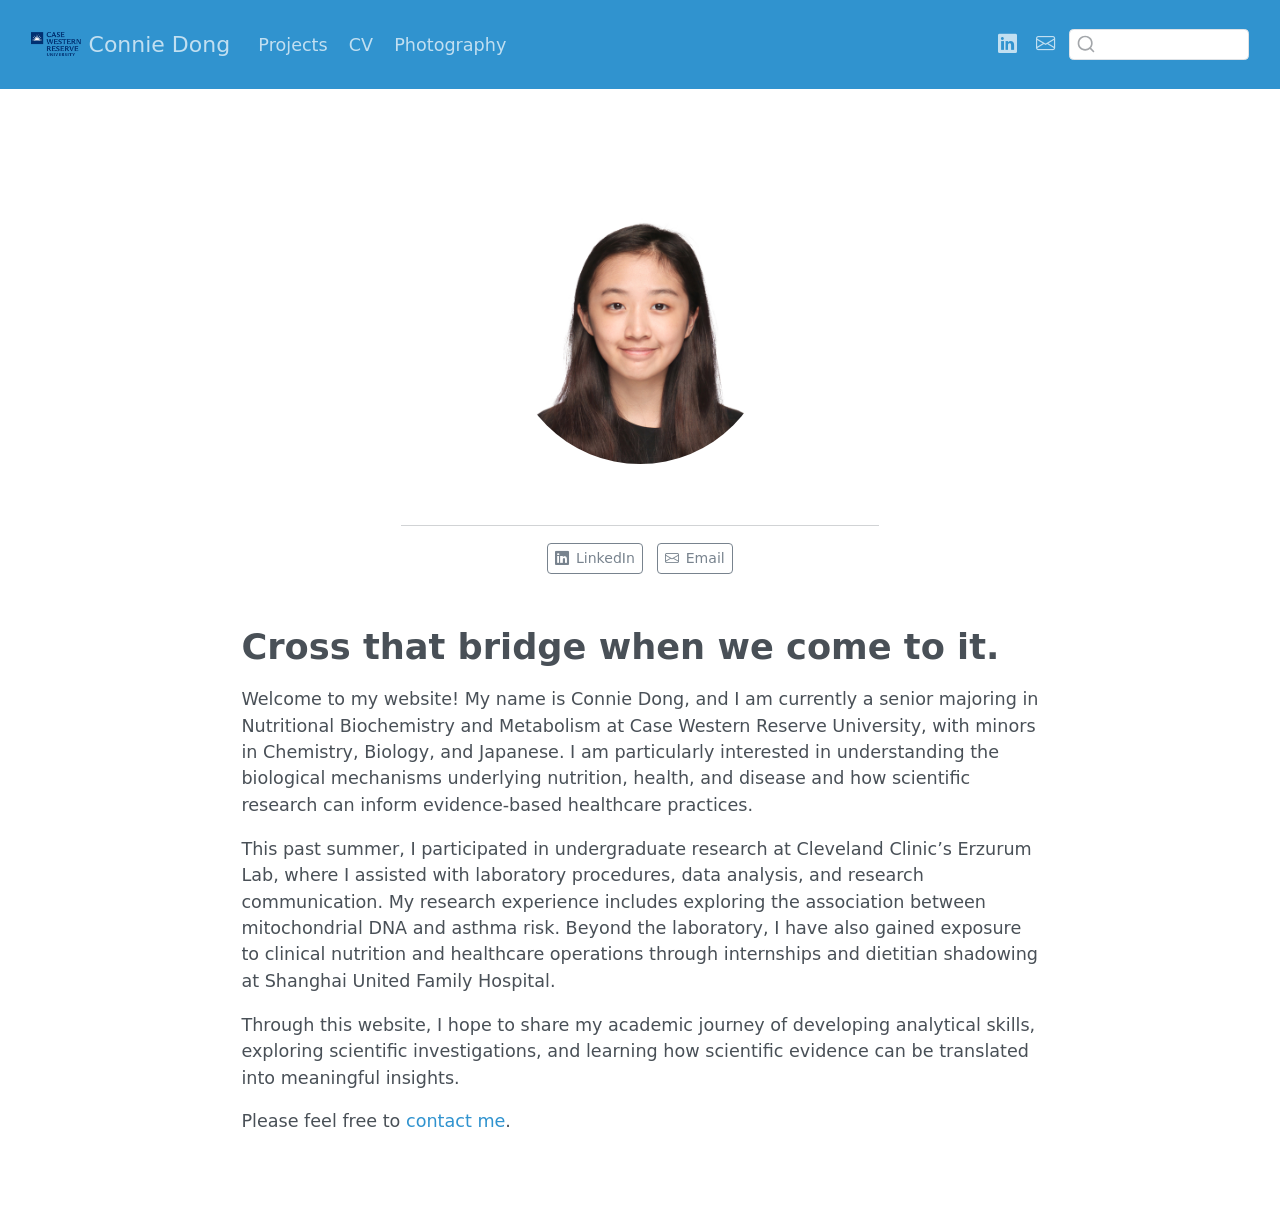
<file: docs/index.html>
<!DOCTYPE html>
<html xmlns="http://www.w3.org/1999/xhtml" lang="en" xml:lang="en"><head>

<meta charset="utf-8">
<meta name="generator" content="quarto-1.10.18">

<meta name="viewport" content="width=device-width, initial-scale=1.0, user-scalable=yes">


<title>Connie Dong</title>
<style>
/* Default styles provided by pandoc.
** See https://pandoc.org/MANUAL.html#variables-for-html for config info.
*/
span.smallcaps{font-variant: small-caps;}
div.columns{display: flex; gap: 1.5em;}
div.column{flex: auto;}
@media screen {
div.columns{gap: min(4vw, 1.5em);}
div.column{overflow-x: auto;}
}
div.hanging-indent{margin-left: 1.5em; text-indent: -1.5em;}
ul.task-list{list-style: none;}
ul.task-list li input[type="checkbox"] {
  width: 0.8em;
  margin: 0 0.8em 0.2em -1em; /* quarto-specific, see https://github.com/quarto-dev/quarto-cli/issues/4556 */ 
  vertical-align: middle;
}
</style>


<script src="site_libs/quarto-nav/quarto-nav.js"></script>
<script src="site_libs/clipboard/clipboard.min.js"></script>
<script src="site_libs/quarto-search/autocomplete.umd.js"></script>
<script src="site_libs/quarto-search/fuse.min.js"></script>
<script src="site_libs/quarto-search/quarto-search.js"></script>
<meta name="quarto:offset" content="./">
<link href="./logo.png" rel="icon" type="image/png">
<script src="site_libs/quarto-html/quarto.js" type="module"></script>
<script src="site_libs/quarto-html/tabsets/tabsets.js" type="module"></script>
<script src="site_libs/quarto-html/popper.min.js"></script>
<script src="site_libs/quarto-html/tippy.umd.min.js"></script>
<link href="site_libs/quarto-html/tippy.css" rel="stylesheet">
<link href="site_libs/quarto-html/quarto-syntax-highlighting-64a204ab8560d761af7679ceaba22944.css" rel="stylesheet" id="quarto-text-highlighting-styles">
<script src="site_libs/bootstrap/bootstrap.min.js"></script>
<link href="site_libs/bootstrap/bootstrap-icons.css" rel="stylesheet">
<link href="site_libs/bootstrap/bootstrap-38c014a57766cf8157e9b411c060113e.min.css" rel="stylesheet" append-hash="true" id="quarto-bootstrap" data-mode="light">
<script id="quarto-search-options" type="application/json">{
  "location": "navbar",
  "copy-button": false,
  "collapse-after": 3,
  "panel-placement": "end",
  "type": "textbox",
  "limit": 50,
  "keyboard-shortcut": [
    "f",
    "/",
    "s"
  ],
  "language": {
    "search-no-results-text": "No results",
    "search-matching-documents-text": "matching documents",
    "search-copy-link-title": "Copy link to search",
    "search-hide-matches-text": "Hide additional matches",
    "search-more-match-text": "more match in this document",
    "search-more-matches-text": "more matches in this document",
    "search-clear-button-title": "Clear",
    "search-text-placeholder": "",
    "search-detached-cancel-button-title": "Cancel",
    "search-submit-button-title": "Submit",
    "search-label": "Search"
  }
}</script>


</head>

<body class="nav-fixed fullcontent quarto-light">

<div id="quarto-search-results"></div>
  <header id="quarto-header" class="headroom fixed-top">
    <nav class="navbar navbar-expand-lg " data-bs-theme="dark">
      <div class="navbar-container container-fluid">
      <div class="navbar-brand-container mx-auto">
    <a href="./index.html" class="navbar-brand navbar-brand-logo">
    <img src="./logo.png" alt="" class="navbar-logo light-content">
    <img src="./logo.png" alt="" class="navbar-logo dark-content">
    </a>
    <a class="navbar-brand" href="./index.html">
    <span class="navbar-title">Connie Dong</span>
    </a>
  </div>
            <div id="quarto-search" class="" title="Search"></div>
          <button class="navbar-toggler" type="button" data-bs-toggle="collapse" data-bs-target="#navbarCollapse" aria-controls="navbarCollapse" role="menu" aria-expanded="false" aria-label="Toggle navigation" onclick="if (window.quartoToggleHeadroom) { window.quartoToggleHeadroom(); }">
  <span class="navbar-toggler-icon"></span>
</button>
          <div class="collapse navbar-collapse" id="navbarCollapse">
            <ul class="navbar-nav navbar-nav-scroll me-auto">
  <li class="nav-item">
    <a class="nav-link" href="./projects/index.html"> 
<span class="menu-text">Projects</span></a>
  </li>  
  <li class="nav-item">
    <a class="nav-link" href="./cv/index.html"> 
<span class="menu-text">CV</span></a>
  </li>  
  <li class="nav-item">
    <a class="nav-link" href="./photography/index.html"> 
<span class="menu-text">Photography</span></a>
  </li>  
</ul>
            <ul class="navbar-nav navbar-nav-scroll ms-auto">
  <li class="nav-item compact">
    <a class="nav-link" href="https://www.linkedin.com/in/connie-jieyi-dong-34365b304/"> <i class="bi bi-linkedin" role="img">
</i> 
<span class="menu-text"></span></a>
  </li>  
  <li class="nav-item compact">
    <a class="nav-link" href="mailto:cxd460@case.edu"> <i class="bi bi-envelope" role="img" aria-label="email">
</i> 
<span class="menu-text"></span></a>
  </li>  
</ul>
          </div> <!-- /navcollapse -->
            <div class="quarto-navbar-tools">
</div>
      </div> <!-- /container-fluid -->
    </nav>
</header>
<!-- content -->
<div id="quarto-content" class="quarto-container page-columns page-rows-contents page-layout-article page-navbar">
<!-- sidebar -->
<!-- margin-sidebar -->
    
<!-- main -->
<main class="content" id="quarto-document-content">




<div class="quarto-about-jolla">
  <img src="profile_pic.jpg" class="about-image
  round " style="height: 15em; width: 15em;">
 <header id="title-block-header" class="quarto-title-block"></header><div id="about-block">
</div> 
  <hr class="about-sep">
   <div class="about-links">
  <a href="https://www.linkedin.com/in/connie-jieyi-dong-34365b304/" class="about-link" rel="" target="">
    <i class="bi bi-linkedin"></i>
     <span class="about-link-text">LinkedIn</span>
  </a>
  <a href="mailto:cxd460@case.edu" class="about-link" rel="" target="">
    <i class="bi bi-envelope"></i>
     <span class="about-link-text">Email</span>
  </a>
</div>
</div>

<section id="cross-that-bridge-when-we-come-to-it." class="level1">
<h1>Cross that bridge when we come to it.</h1>
<p>Welcome to my website! My name is Connie Dong, and I am currently a senior majoring in Nutritional Biochemistry and Metabolism at Case Western Reserve University, with minors in Chemistry, Biology, and Japanese. I am particularly interested in understanding the biological mechanisms underlying nutrition, health, and disease and how scientific research can inform evidence-based healthcare practices.</p>
<p>This past summer, I participated in undergraduate research at Cleveland Clinic’s Erzurum Lab, where I assisted with laboratory procedures, data analysis, and research communication. My research experience includes exploring the association between mitochondrial DNA and asthma risk. Beyond the laboratory, I have also gained exposure to clinical nutrition and healthcare operations through internships and dietitian shadowing at Shanghai United Family Hospital.</p>
<p>Through this website, I hope to share my academic journey of developing analytical skills, exploring scientific investigations, and learning how scientific evidence can be translated into meaningful insights.</p>
<p>Please feel free to <a href="mailto:cxd460@case.edu">contact me</a>.</p>



</section>

</main> <!-- /main -->
<script id="quarto-html-after-body" type="application/javascript">
  window.document.addEventListener("DOMContentLoaded", function (event) {
    const isCodeAnnotation = (el) => {
      for (const clz of el.classList) {
        if (clz.startsWith('code-annotation-')) {                     
          return true;
        }
      }
      return false;
    }
    const onCopySuccess = function(e) {
      // button target
      const button = e.trigger;
      // don't keep focus
      button.blur();
      // flash "checked"
      button.classList.add('code-copy-button-checked');
      var currentTitle = button.getAttribute("title");
      button.setAttribute("title", "Copied!");
      let tooltip;
      if (window.bootstrap) {
        button.setAttribute("data-bs-toggle", "tooltip");
        button.setAttribute("data-bs-placement", "left");
        button.setAttribute("data-bs-title", "Copied!");
        tooltip = new bootstrap.Tooltip(button, 
          { trigger: "manual", 
            customClass: "code-copy-button-tooltip",
            offset: [0, -8]});
        tooltip.show();    
      }
      setTimeout(function() {
        if (tooltip) {
          tooltip.hide();
          button.removeAttribute("data-bs-title");
          button.removeAttribute("data-bs-toggle");
          button.removeAttribute("data-bs-placement");
        }
        button.setAttribute("title", currentTitle);
        button.classList.remove('code-copy-button-checked');
      }, 1000);
      // clear code selection
      e.clearSelection();
    }
    const getTextToCopy = function(trigger) {
      const outerScaffold = trigger.parentElement.cloneNode(true);
      const codeEl = outerScaffold.querySelector('code');
      for (const childEl of codeEl.children) {
        if (isCodeAnnotation(childEl)) {
          childEl.remove();
        }
      }
      return codeEl.innerText;
    }
    const clipboard = new window.ClipboardJS('.code-copy-button:not([data-in-quarto-modal])', {
      text: getTextToCopy
    });
    clipboard.on('success', onCopySuccess);
    if (window.document.getElementById('quarto-embedded-source-code-modal')) {
      const clipboardModal = new window.ClipboardJS('.code-copy-button[data-in-quarto-modal]', {
        text: getTextToCopy,
        container: window.document.getElementById('quarto-embedded-source-code-modal')
      });
      clipboardModal.on('success', onCopySuccess);
    }
      var localhostRegex = new RegExp(/^(?:http|https):\/\/localhost\:?[0-9]*\//);
      var mailtoRegex = new RegExp(/^mailto:/);
        var filterRegex = new RegExp('/' + window.location.host + '/');
      var isInternal = (href) => {
          return filterRegex.test(href) || localhostRegex.test(href) || mailtoRegex.test(href);
      }
      // Inspect non-navigation links and adorn them if external
     var links = window.document.querySelectorAll('a[href]:not(.nav-link):not(.navbar-brand):not(.toc-action):not(.sidebar-link):not(.sidebar-item-toggle):not(.pagination-link):not(.no-external):not([aria-hidden]):not(.dropdown-item):not(.quarto-navigation-tool):not(.about-link)');
      for (var i=0; i<links.length; i++) {
        const link = links[i];
        if (!isInternal(link.href)) {
          // undo the damage that might have been done by quarto-nav.js in the case of
          // links that we want to consider external
          if (link.dataset.originalHref !== undefined) {
            link.href = link.dataset.originalHref;
          }
        }
      }
    function tippyHover(el, contentFn, onTriggerFn, onUntriggerFn) {
      const config = {
        allowHTML: true,
        maxWidth: 500,
        delay: 100,
        arrow: false,
        appendTo: function(el) {
            return el.parentElement;
        },
        interactive: true,
        interactiveBorder: 10,
        theme: 'quarto',
        placement: 'bottom-start',
      };
      if (contentFn) {
        config.content = contentFn;
      }
      if (onTriggerFn) {
        config.onTrigger = onTriggerFn;
      }
      if (onUntriggerFn) {
        config.onUntrigger = onUntriggerFn;
      }
      window.tippy(el, config); 
    }
    const noterefs = window.document.querySelectorAll('a[role="doc-noteref"]');
    for (var i=0; i<noterefs.length; i++) {
      const ref = noterefs[i];
      tippyHover(ref, function() {
        // use id or data attribute instead here
        let href = ref.getAttribute('data-footnote-href') || ref.getAttribute('href');
        try { href = new URL(href).hash; } catch {}
        const id = href.replace(/^#\/?/, "");
        const note = window.document.getElementById(id);
        if (note) {
          return note.innerHTML;
        } else {
          return "";
        }
      });
    }
    const xrefs = window.document.querySelectorAll('a.quarto-xref');
    const processXRef = (id, note) => {
      // Strip column container classes
      const stripColumnClz = (el) => {
        el.classList.remove("page-full", "page-columns");
        if (el.children) {
          for (const child of el.children) {
            stripColumnClz(child);
          }
        }
      }
      stripColumnClz(note)
      if (id === null || id.startsWith('sec-')) {
        // Special case sections, only their first couple elements
        const container = document.createElement("div");
        if (note.children && note.children.length > 2) {
          container.appendChild(note.children[0].cloneNode(true));
          for (let i = 1; i < note.children.length; i++) {
            const child = note.children[i];
            if (child.tagName === "P" && child.innerText === "") {
              continue;
            } else {
              container.appendChild(child.cloneNode(true));
              break;
            }
          }
          if (window.Quarto?.typesetMath) {
            window.Quarto.typesetMath(container);
          }
          return container.innerHTML
        } else {
          if (window.Quarto?.typesetMath) {
            window.Quarto.typesetMath(note);
          }
          return note.innerHTML;
        }
      } else {
        // Remove any anchor links if they are present
        const anchorLink = note.querySelector('a.anchorjs-link');
        if (anchorLink) {
          anchorLink.remove();
        }
        if (window.Quarto?.typesetMath) {
          window.Quarto.typesetMath(note);
        }
        if (note.classList.contains("callout")) {
          return note.outerHTML;
        } else {
          return note.innerHTML;
        }
      }
    }
    for (var i=0; i<xrefs.length; i++) {
      const xref = xrefs[i];
      tippyHover(xref, undefined, function(instance) {
        instance.disable();
        let url = xref.getAttribute('href');
        let hash = undefined; 
        if (url.startsWith('#')) {
          hash = url;
        } else {
          try { hash = new URL(url).hash; } catch {}
        }
        if (hash) {
          const id = hash.replace(/^#\/?/, "");
          const note = window.document.getElementById(id);
          if (note !== null) {
            try {
              const html = processXRef(id, note.cloneNode(true));
              instance.setContent(html);
            } finally {
              instance.enable();
              instance.show();
            }
          } else {
            // See if we can fetch this
            fetch(url.split('#')[0])
            .then(res => res.text())
            .then(html => {
              const parser = new DOMParser();
              const htmlDoc = parser.parseFromString(html, "text/html");
              const note = htmlDoc.getElementById(id);
              if (note !== null) {
                const html = processXRef(id, note);
                instance.setContent(html);
              } 
            }).finally(() => {
              instance.enable();
              instance.show();
            });
          }
        } else {
          // See if we can fetch a full url (with no hash to target)
          // This is a special case and we should probably do some content thinning / targeting
          fetch(url)
          .then(res => res.text())
          .then(html => {
            const parser = new DOMParser();
            const htmlDoc = parser.parseFromString(html, "text/html");
            const note = htmlDoc.querySelector('main.content');
            if (note !== null) {
              // This should only happen for chapter cross references
              // (since there is no id in the URL)
              // remove the first header
              if (note.children.length > 0 && note.children[0].tagName === "HEADER") {
                note.children[0].remove();
              }
              const html = processXRef(null, note);
              instance.setContent(html);
            } 
          }).finally(() => {
            instance.enable();
            instance.show();
          });
        }
      }, function(instance) {
      });
    }
        let selectedAnnoteEl;
        const selectorForAnnotation = ( cell, annotation) => {
          let cellAttr = 'data-code-cell="' + cell + '"';
          let lineAttr = 'data-code-annotation="' +  annotation + '"';
          const selector = 'span[' + cellAttr + '][' + lineAttr + ']';
          return selector;
        }
        const selectCodeLines = (annoteEl) => {
          const doc = window.document;
          const targetCell = annoteEl.getAttribute("data-target-cell");
          const targetAnnotation = annoteEl.getAttribute("data-target-annotation");
          const annoteSpan = window.document.querySelector(selectorForAnnotation(targetCell, targetAnnotation));
          const lines = annoteSpan.getAttribute("data-code-lines").split(",");
          const lineIds = lines.map((line) => {
            return targetCell + "-" + line;
          })
          let top = null;
          let height = null;
          let parent = null;
          if (lineIds.length > 0) {
              //compute the position of the single el (top and bottom and make a div)
              const el = window.document.getElementById(lineIds[0]);
              top = el.offsetTop;
              height = el.offsetHeight;
              parent = el.parentElement.parentElement;
            if (lineIds.length > 1) {
              const lastEl = window.document.getElementById(lineIds[lineIds.length - 1]);
              const bottom = lastEl.offsetTop + lastEl.offsetHeight;
              height = bottom - top;
            }
            if (top !== null && height !== null && parent !== null) {
              // cook up a div (if necessary) and position it 
              let div = window.document.getElementById("code-annotation-line-highlight");
              if (div === null) {
                div = window.document.createElement("div");
                div.setAttribute("id", "code-annotation-line-highlight");
                div.style.position = 'absolute';
                parent.appendChild(div);
              }
              div.style.top = top - 2 + "px";
              div.style.height = height + 4 + "px";
              div.style.left = 0;
              let gutterDiv = window.document.getElementById("code-annotation-line-highlight-gutter");
              if (gutterDiv === null) {
                gutterDiv = window.document.createElement("div");
                gutterDiv.setAttribute("id", "code-annotation-line-highlight-gutter");
                gutterDiv.style.position = 'absolute';
                const codeCell = window.document.getElementById(targetCell);
                const gutter = codeCell.querySelector('.code-annotation-gutter');
                gutter.appendChild(gutterDiv);
              }
              gutterDiv.style.top = top - 2 + "px";
              gutterDiv.style.height = height + 4 + "px";
            }
            selectedAnnoteEl = annoteEl;
          }
        };
        const unselectCodeLines = () => {
          const elementsIds = ["code-annotation-line-highlight", "code-annotation-line-highlight-gutter"];
          elementsIds.forEach((elId) => {
            const div = window.document.getElementById(elId);
            if (div) {
              div.remove();
            }
          });
          selectedAnnoteEl = undefined;
        };
          // Handle positioning of the toggle
      window.addEventListener(
        "resize",
        throttle(() => {
          elRect = undefined;
          if (selectedAnnoteEl) {
            selectCodeLines(selectedAnnoteEl);
          }
        }, 10)
      );
      function throttle(fn, ms) {
      let throttle = false;
      let timer;
        return (...args) => {
          if(!throttle) { // first call gets through
              fn.apply(this, args);
              throttle = true;
          } else { // all the others get throttled
              if(timer) clearTimeout(timer); // cancel #2
              timer = setTimeout(() => {
                fn.apply(this, args);
                timer = throttle = false;
              }, ms);
          }
        };
      }
        // Attach click handler to the DT
        const annoteDls = window.document.querySelectorAll('dt[data-target-cell]');
        for (const annoteDlNode of annoteDls) {
          annoteDlNode.addEventListener('click', (event) => {
            const clickedEl = event.target;
            if (clickedEl !== selectedAnnoteEl) {
              unselectCodeLines();
              const activeEl = window.document.querySelector('dt[data-target-cell].code-annotation-active');
              if (activeEl) {
                activeEl.classList.remove('code-annotation-active');
              }
              selectCodeLines(clickedEl);
              clickedEl.classList.add('code-annotation-active');
            } else {
              // Unselect the line
              unselectCodeLines();
              clickedEl.classList.remove('code-annotation-active');
            }
          });
        }
    const findCites = (el) => {
      const parentEl = el.parentElement;
      if (parentEl) {
        const cites = parentEl.dataset.cites;
        if (cites) {
          return {
            el,
            cites: cites.split(' ')
          };
        } else {
          return findCites(el.parentElement)
        }
      } else {
        return undefined;
      }
    };
    var bibliorefs = window.document.querySelectorAll('a[role="doc-biblioref"]');
    for (var i=0; i<bibliorefs.length; i++) {
      const ref = bibliorefs[i];
      const citeInfo = findCites(ref);
      if (citeInfo) {
        tippyHover(citeInfo.el, function() {
          var popup = window.document.createElement('div');
          citeInfo.cites.forEach(function(cite) {
            var citeDiv = window.document.createElement('div');
            citeDiv.classList.add('hanging-indent');
            citeDiv.classList.add('csl-entry');
            var biblioDiv = window.document.getElementById('ref-' + cite);
            if (biblioDiv) {
              citeDiv.innerHTML = biblioDiv.innerHTML;
            }
            popup.appendChild(citeDiv);
          });
          return popup.innerHTML;
        });
      }
    }
  });
  </script>
</div> <!-- /content -->




</body></html>
</file>
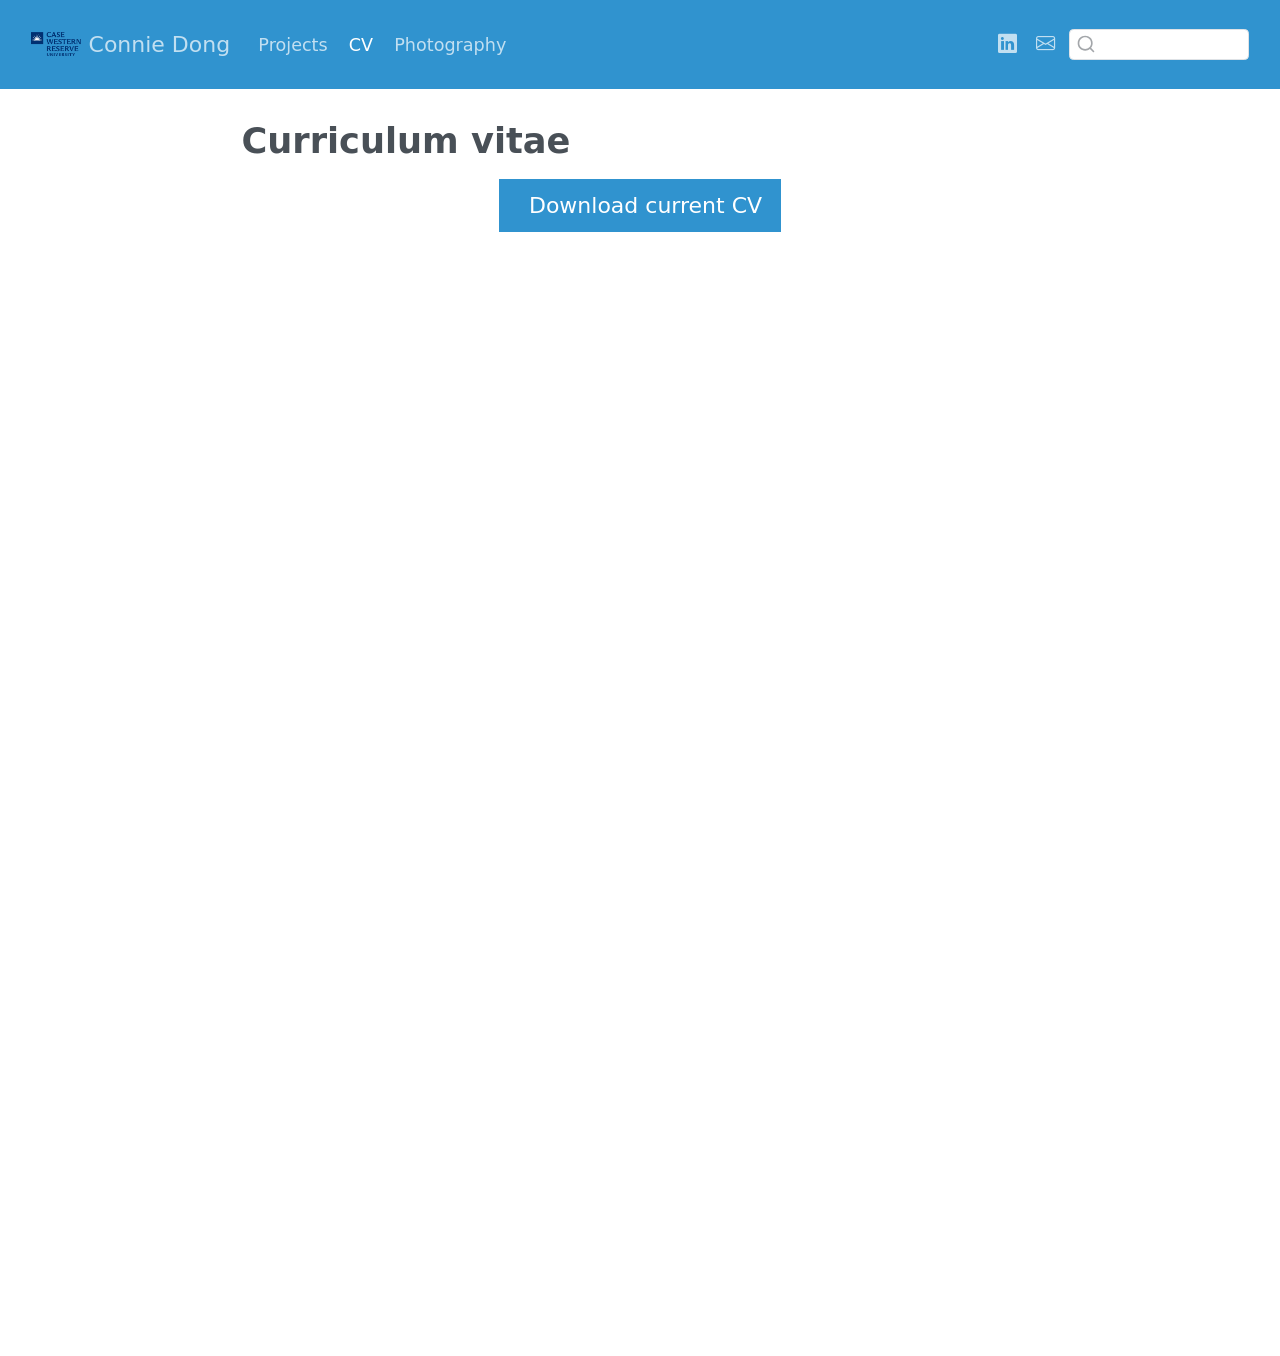
<file: docs/cv/index.html>
<!DOCTYPE html>
<html xmlns="http://www.w3.org/1999/xhtml" lang="en" xml:lang="en"><head>

<meta charset="utf-8">
<meta name="generator" content="quarto-1.10.18">

<meta name="viewport" content="width=device-width, initial-scale=1.0, user-scalable=yes">


<title>Curriculum vitae – Connie Dong</title>
<style>
/* Default styles provided by pandoc.
** See https://pandoc.org/MANUAL.html#variables-for-html for config info.
*/
span.smallcaps{font-variant: small-caps;}
div.columns{display: flex; gap: 1.5em;}
div.column{flex: auto;}
@media screen {
div.columns{gap: min(4vw, 1.5em);}
div.column{overflow-x: auto;}
}
div.hanging-indent{margin-left: 1.5em; text-indent: -1.5em;}
ul.task-list{list-style: none;}
ul.task-list li input[type="checkbox"] {
  width: 0.8em;
  margin: 0 0.8em 0.2em -1em; /* quarto-specific, see https://github.com/quarto-dev/quarto-cli/issues/4556 */ 
  vertical-align: middle;
}
</style>


<script src="../site_libs/quarto-nav/quarto-nav.js"></script>
<script src="../site_libs/clipboard/clipboard.min.js"></script>
<script src="../site_libs/quarto-search/autocomplete.umd.js"></script>
<script src="../site_libs/quarto-search/fuse.min.js"></script>
<script src="../site_libs/quarto-search/quarto-search.js"></script>
<meta name="quarto:offset" content="../">
<link href="../logo.png" rel="icon" type="image/png">
<script src="../site_libs/quarto-html/quarto.js" type="module"></script>
<script src="../site_libs/quarto-html/tabsets/tabsets.js" type="module"></script>
<script src="../site_libs/quarto-html/popper.min.js"></script>
<script src="../site_libs/quarto-html/tippy.umd.min.js"></script>
<script src="../site_libs/quarto-html/anchor.min.js"></script>
<link href="../site_libs/quarto-html/tippy.css" rel="stylesheet">
<link href="../site_libs/quarto-html/quarto-syntax-highlighting-64a204ab8560d761af7679ceaba22944.css" rel="stylesheet" id="quarto-text-highlighting-styles">
<script src="../site_libs/bootstrap/bootstrap.min.js"></script>
<link href="../site_libs/bootstrap/bootstrap-icons.css" rel="stylesheet">
<link href="../site_libs/bootstrap/bootstrap-38c014a57766cf8157e9b411c060113e.min.css" rel="stylesheet" append-hash="true" id="quarto-bootstrap" data-mode="light">
<script id="quarto-search-options" type="application/json">{
  "location": "navbar",
  "copy-button": false,
  "collapse-after": 3,
  "panel-placement": "end",
  "type": "textbox",
  "limit": 50,
  "keyboard-shortcut": [
    "f",
    "/",
    "s"
  ],
  "language": {
    "search-no-results-text": "No results",
    "search-matching-documents-text": "matching documents",
    "search-copy-link-title": "Copy link to search",
    "search-hide-matches-text": "Hide additional matches",
    "search-more-match-text": "more match in this document",
    "search-more-matches-text": "more matches in this document",
    "search-clear-button-title": "Clear",
    "search-text-placeholder": "",
    "search-detached-cancel-button-title": "Cancel",
    "search-submit-button-title": "Submit",
    "search-label": "Search"
  }
}</script>


</head>

<body class="nav-fixed fullcontent quarto-light">

<div id="quarto-search-results"></div>
  <header id="quarto-header" class="headroom fixed-top">
    <nav class="navbar navbar-expand-lg " data-bs-theme="dark">
      <div class="navbar-container container-fluid">
      <div class="navbar-brand-container mx-auto">
    <a href="../index.html" class="navbar-brand navbar-brand-logo">
    <img src="../logo.png" alt="" class="navbar-logo light-content">
    <img src="../logo.png" alt="" class="navbar-logo dark-content">
    </a>
    <a class="navbar-brand" href="../index.html">
    <span class="navbar-title">Connie Dong</span>
    </a>
  </div>
            <div id="quarto-search" class="" title="Search"></div>
          <button class="navbar-toggler" type="button" data-bs-toggle="collapse" data-bs-target="#navbarCollapse" aria-controls="navbarCollapse" role="menu" aria-expanded="false" aria-label="Toggle navigation" onclick="if (window.quartoToggleHeadroom) { window.quartoToggleHeadroom(); }">
  <span class="navbar-toggler-icon"></span>
</button>
          <div class="collapse navbar-collapse" id="navbarCollapse">
            <ul class="navbar-nav navbar-nav-scroll me-auto">
  <li class="nav-item">
    <a class="nav-link" href="../projects/index.html"> 
<span class="menu-text">Projects</span></a>
  </li>  
  <li class="nav-item">
    <a class="nav-link active" href="../cv/index.html" aria-current="page"> 
<span class="menu-text">CV</span></a>
  </li>  
  <li class="nav-item">
    <a class="nav-link" href="../photography/index.html"> 
<span class="menu-text">Photography</span></a>
  </li>  
</ul>
            <ul class="navbar-nav navbar-nav-scroll ms-auto">
  <li class="nav-item compact">
    <a class="nav-link" href="https://www.linkedin.com/in/connie-jieyi-dong-34365b304/"> <i class="bi bi-linkedin" role="img">
</i> 
<span class="menu-text"></span></a>
  </li>  
  <li class="nav-item compact">
    <a class="nav-link" href="mailto:cxd460@case.edu"> <i class="bi bi-envelope" role="img" aria-label="email">
</i> 
<span class="menu-text"></span></a>
  </li>  
</ul>
          </div> <!-- /navcollapse -->
            <div class="quarto-navbar-tools">
</div>
      </div> <!-- /container-fluid -->
    </nav>
</header>
<!-- content -->
<div id="quarto-content" class="quarto-container page-columns page-rows-contents page-layout-article page-navbar">
<!-- sidebar -->
<!-- margin-sidebar -->
    
<!-- main -->
<main class="content" id="quarto-document-content">

<header id="title-block-header" class="quarto-title-block default">
<div class="quarto-title">
<h1 class="title">Curriculum vitae</h1>
</div>



<div class="quarto-title-meta">

    
  
    
  </div>
  


</header>


<div class="cell">
<style type="text/css">
.embed-container {
    position: relative;
    padding-bottom: 129%;
    height: 0;
    overflow: hidden;
    max-width: 100%;
}
.embed-container iframe,
.embed-container object,
.embed-container embed {
    position: absolute;
    top: 0;
    left: 0;
    width: 100%;
    height: 100%;
}
</style>
</div>
<p class="text-center">
  <a class="btn btn-primary btn-lg cv-download" href="cv.pdf" target="_blank">
    <i class="fa-solid fa-file-arrow-down"></i> Download current CV
  </a>
</p>
<div class="embed-container">
  <iframe src="cv.pdf#toolbar=0" style="border: 0.5px;width: 100%;"></iframe>
</div>



</main> <!-- /main -->
<script id="quarto-html-after-body" type="application/javascript">
  window.document.addEventListener("DOMContentLoaded", function (event) {
    const icon = "";
    const anchorJS = new window.AnchorJS();
    anchorJS.options = {
      placement: 'right',
      icon: icon
    };
    anchorJS.add('.anchored');
    const isCodeAnnotation = (el) => {
      for (const clz of el.classList) {
        if (clz.startsWith('code-annotation-')) {                     
          return true;
        }
      }
      return false;
    }
    const onCopySuccess = function(e) {
      // button target
      const button = e.trigger;
      // don't keep focus
      button.blur();
      // flash "checked"
      button.classList.add('code-copy-button-checked');
      var currentTitle = button.getAttribute("title");
      button.setAttribute("title", "Copied!");
      let tooltip;
      if (window.bootstrap) {
        button.setAttribute("data-bs-toggle", "tooltip");
        button.setAttribute("data-bs-placement", "left");
        button.setAttribute("data-bs-title", "Copied!");
        tooltip = new bootstrap.Tooltip(button, 
          { trigger: "manual", 
            customClass: "code-copy-button-tooltip",
            offset: [0, -8]});
        tooltip.show();    
      }
      setTimeout(function() {
        if (tooltip) {
          tooltip.hide();
          button.removeAttribute("data-bs-title");
          button.removeAttribute("data-bs-toggle");
          button.removeAttribute("data-bs-placement");
        }
        button.setAttribute("title", currentTitle);
        button.classList.remove('code-copy-button-checked');
      }, 1000);
      // clear code selection
      e.clearSelection();
    }
    const getTextToCopy = function(trigger) {
      const outerScaffold = trigger.parentElement.cloneNode(true);
      const codeEl = outerScaffold.querySelector('code');
      for (const childEl of codeEl.children) {
        if (isCodeAnnotation(childEl)) {
          childEl.remove();
        }
      }
      return codeEl.innerText;
    }
    const clipboard = new window.ClipboardJS('.code-copy-button:not([data-in-quarto-modal])', {
      text: getTextToCopy
    });
    clipboard.on('success', onCopySuccess);
    if (window.document.getElementById('quarto-embedded-source-code-modal')) {
      const clipboardModal = new window.ClipboardJS('.code-copy-button[data-in-quarto-modal]', {
        text: getTextToCopy,
        container: window.document.getElementById('quarto-embedded-source-code-modal')
      });
      clipboardModal.on('success', onCopySuccess);
    }
      var localhostRegex = new RegExp(/^(?:http|https):\/\/localhost\:?[0-9]*\//);
      var mailtoRegex = new RegExp(/^mailto:/);
        var filterRegex = new RegExp('/' + window.location.host + '/');
      var isInternal = (href) => {
          return filterRegex.test(href) || localhostRegex.test(href) || mailtoRegex.test(href);
      }
      // Inspect non-navigation links and adorn them if external
     var links = window.document.querySelectorAll('a[href]:not(.nav-link):not(.navbar-brand):not(.toc-action):not(.sidebar-link):not(.sidebar-item-toggle):not(.pagination-link):not(.no-external):not([aria-hidden]):not(.dropdown-item):not(.quarto-navigation-tool):not(.about-link)');
      for (var i=0; i<links.length; i++) {
        const link = links[i];
        if (!isInternal(link.href)) {
          // undo the damage that might have been done by quarto-nav.js in the case of
          // links that we want to consider external
          if (link.dataset.originalHref !== undefined) {
            link.href = link.dataset.originalHref;
          }
        }
      }
    function tippyHover(el, contentFn, onTriggerFn, onUntriggerFn) {
      const config = {
        allowHTML: true,
        maxWidth: 500,
        delay: 100,
        arrow: false,
        appendTo: function(el) {
            return el.parentElement;
        },
        interactive: true,
        interactiveBorder: 10,
        theme: 'quarto',
        placement: 'bottom-start',
      };
      if (contentFn) {
        config.content = contentFn;
      }
      if (onTriggerFn) {
        config.onTrigger = onTriggerFn;
      }
      if (onUntriggerFn) {
        config.onUntrigger = onUntriggerFn;
      }
      window.tippy(el, config); 
    }
    const noterefs = window.document.querySelectorAll('a[role="doc-noteref"]');
    for (var i=0; i<noterefs.length; i++) {
      const ref = noterefs[i];
      tippyHover(ref, function() {
        // use id or data attribute instead here
        let href = ref.getAttribute('data-footnote-href') || ref.getAttribute('href');
        try { href = new URL(href).hash; } catch {}
        const id = href.replace(/^#\/?/, "");
        const note = window.document.getElementById(id);
        if (note) {
          return note.innerHTML;
        } else {
          return "";
        }
      });
    }
    const xrefs = window.document.querySelectorAll('a.quarto-xref');
    const processXRef = (id, note) => {
      // Strip column container classes
      const stripColumnClz = (el) => {
        el.classList.remove("page-full", "page-columns");
        if (el.children) {
          for (const child of el.children) {
            stripColumnClz(child);
          }
        }
      }
      stripColumnClz(note)
      if (id === null || id.startsWith('sec-')) {
        // Special case sections, only their first couple elements
        const container = document.createElement("div");
        if (note.children && note.children.length > 2) {
          container.appendChild(note.children[0].cloneNode(true));
          for (let i = 1; i < note.children.length; i++) {
            const child = note.children[i];
            if (child.tagName === "P" && child.innerText === "") {
              continue;
            } else {
              container.appendChild(child.cloneNode(true));
              break;
            }
          }
          if (window.Quarto?.typesetMath) {
            window.Quarto.typesetMath(container);
          }
          return container.innerHTML
        } else {
          if (window.Quarto?.typesetMath) {
            window.Quarto.typesetMath(note);
          }
          return note.innerHTML;
        }
      } else {
        // Remove any anchor links if they are present
        const anchorLink = note.querySelector('a.anchorjs-link');
        if (anchorLink) {
          anchorLink.remove();
        }
        if (window.Quarto?.typesetMath) {
          window.Quarto.typesetMath(note);
        }
        if (note.classList.contains("callout")) {
          return note.outerHTML;
        } else {
          return note.innerHTML;
        }
      }
    }
    for (var i=0; i<xrefs.length; i++) {
      const xref = xrefs[i];
      tippyHover(xref, undefined, function(instance) {
        instance.disable();
        let url = xref.getAttribute('href');
        let hash = undefined; 
        if (url.startsWith('#')) {
          hash = url;
        } else {
          try { hash = new URL(url).hash; } catch {}
        }
        if (hash) {
          const id = hash.replace(/^#\/?/, "");
          const note = window.document.getElementById(id);
          if (note !== null) {
            try {
              const html = processXRef(id, note.cloneNode(true));
              instance.setContent(html);
            } finally {
              instance.enable();
              instance.show();
            }
          } else {
            // See if we can fetch this
            fetch(url.split('#')[0])
            .then(res => res.text())
            .then(html => {
              const parser = new DOMParser();
              const htmlDoc = parser.parseFromString(html, "text/html");
              const note = htmlDoc.getElementById(id);
              if (note !== null) {
                const html = processXRef(id, note);
                instance.setContent(html);
              } 
            }).finally(() => {
              instance.enable();
              instance.show();
            });
          }
        } else {
          // See if we can fetch a full url (with no hash to target)
          // This is a special case and we should probably do some content thinning / targeting
          fetch(url)
          .then(res => res.text())
          .then(html => {
            const parser = new DOMParser();
            const htmlDoc = parser.parseFromString(html, "text/html");
            const note = htmlDoc.querySelector('main.content');
            if (note !== null) {
              // This should only happen for chapter cross references
              // (since there is no id in the URL)
              // remove the first header
              if (note.children.length > 0 && note.children[0].tagName === "HEADER") {
                note.children[0].remove();
              }
              const html = processXRef(null, note);
              instance.setContent(html);
            } 
          }).finally(() => {
            instance.enable();
            instance.show();
          });
        }
      }, function(instance) {
      });
    }
        let selectedAnnoteEl;
        const selectorForAnnotation = ( cell, annotation) => {
          let cellAttr = 'data-code-cell="' + cell + '"';
          let lineAttr = 'data-code-annotation="' +  annotation + '"';
          const selector = 'span[' + cellAttr + '][' + lineAttr + ']';
          return selector;
        }
        const selectCodeLines = (annoteEl) => {
          const doc = window.document;
          const targetCell = annoteEl.getAttribute("data-target-cell");
          const targetAnnotation = annoteEl.getAttribute("data-target-annotation");
          const annoteSpan = window.document.querySelector(selectorForAnnotation(targetCell, targetAnnotation));
          const lines = annoteSpan.getAttribute("data-code-lines").split(",");
          const lineIds = lines.map((line) => {
            return targetCell + "-" + line;
          })
          let top = null;
          let height = null;
          let parent = null;
          if (lineIds.length > 0) {
              //compute the position of the single el (top and bottom and make a div)
              const el = window.document.getElementById(lineIds[0]);
              top = el.offsetTop;
              height = el.offsetHeight;
              parent = el.parentElement.parentElement;
            if (lineIds.length > 1) {
              const lastEl = window.document.getElementById(lineIds[lineIds.length - 1]);
              const bottom = lastEl.offsetTop + lastEl.offsetHeight;
              height = bottom - top;
            }
            if (top !== null && height !== null && parent !== null) {
              // cook up a div (if necessary) and position it 
              let div = window.document.getElementById("code-annotation-line-highlight");
              if (div === null) {
                div = window.document.createElement("div");
                div.setAttribute("id", "code-annotation-line-highlight");
                div.style.position = 'absolute';
                parent.appendChild(div);
              }
              div.style.top = top - 2 + "px";
              div.style.height = height + 4 + "px";
              div.style.left = 0;
              let gutterDiv = window.document.getElementById("code-annotation-line-highlight-gutter");
              if (gutterDiv === null) {
                gutterDiv = window.document.createElement("div");
                gutterDiv.setAttribute("id", "code-annotation-line-highlight-gutter");
                gutterDiv.style.position = 'absolute';
                const codeCell = window.document.getElementById(targetCell);
                const gutter = codeCell.querySelector('.code-annotation-gutter');
                gutter.appendChild(gutterDiv);
              }
              gutterDiv.style.top = top - 2 + "px";
              gutterDiv.style.height = height + 4 + "px";
            }
            selectedAnnoteEl = annoteEl;
          }
        };
        const unselectCodeLines = () => {
          const elementsIds = ["code-annotation-line-highlight", "code-annotation-line-highlight-gutter"];
          elementsIds.forEach((elId) => {
            const div = window.document.getElementById(elId);
            if (div) {
              div.remove();
            }
          });
          selectedAnnoteEl = undefined;
        };
          // Handle positioning of the toggle
      window.addEventListener(
        "resize",
        throttle(() => {
          elRect = undefined;
          if (selectedAnnoteEl) {
            selectCodeLines(selectedAnnoteEl);
          }
        }, 10)
      );
      function throttle(fn, ms) {
      let throttle = false;
      let timer;
        return (...args) => {
          if(!throttle) { // first call gets through
              fn.apply(this, args);
              throttle = true;
          } else { // all the others get throttled
              if(timer) clearTimeout(timer); // cancel #2
              timer = setTimeout(() => {
                fn.apply(this, args);
                timer = throttle = false;
              }, ms);
          }
        };
      }
        // Attach click handler to the DT
        const annoteDls = window.document.querySelectorAll('dt[data-target-cell]');
        for (const annoteDlNode of annoteDls) {
          annoteDlNode.addEventListener('click', (event) => {
            const clickedEl = event.target;
            if (clickedEl !== selectedAnnoteEl) {
              unselectCodeLines();
              const activeEl = window.document.querySelector('dt[data-target-cell].code-annotation-active');
              if (activeEl) {
                activeEl.classList.remove('code-annotation-active');
              }
              selectCodeLines(clickedEl);
              clickedEl.classList.add('code-annotation-active');
            } else {
              // Unselect the line
              unselectCodeLines();
              clickedEl.classList.remove('code-annotation-active');
            }
          });
        }
    const findCites = (el) => {
      const parentEl = el.parentElement;
      if (parentEl) {
        const cites = parentEl.dataset.cites;
        if (cites) {
          return {
            el,
            cites: cites.split(' ')
          };
        } else {
          return findCites(el.parentElement)
        }
      } else {
        return undefined;
      }
    };
    var bibliorefs = window.document.querySelectorAll('a[role="doc-biblioref"]');
    for (var i=0; i<bibliorefs.length; i++) {
      const ref = bibliorefs[i];
      const citeInfo = findCites(ref);
      if (citeInfo) {
        tippyHover(citeInfo.el, function() {
          var popup = window.document.createElement('div');
          citeInfo.cites.forEach(function(cite) {
            var citeDiv = window.document.createElement('div');
            citeDiv.classList.add('hanging-indent');
            citeDiv.classList.add('csl-entry');
            var biblioDiv = window.document.getElementById('ref-' + cite);
            if (biblioDiv) {
              citeDiv.innerHTML = biblioDiv.innerHTML;
            }
            popup.appendChild(citeDiv);
          });
          return popup.innerHTML;
        });
      }
    }
  });
  </script>
</div> <!-- /content -->




</body></html>
</file>
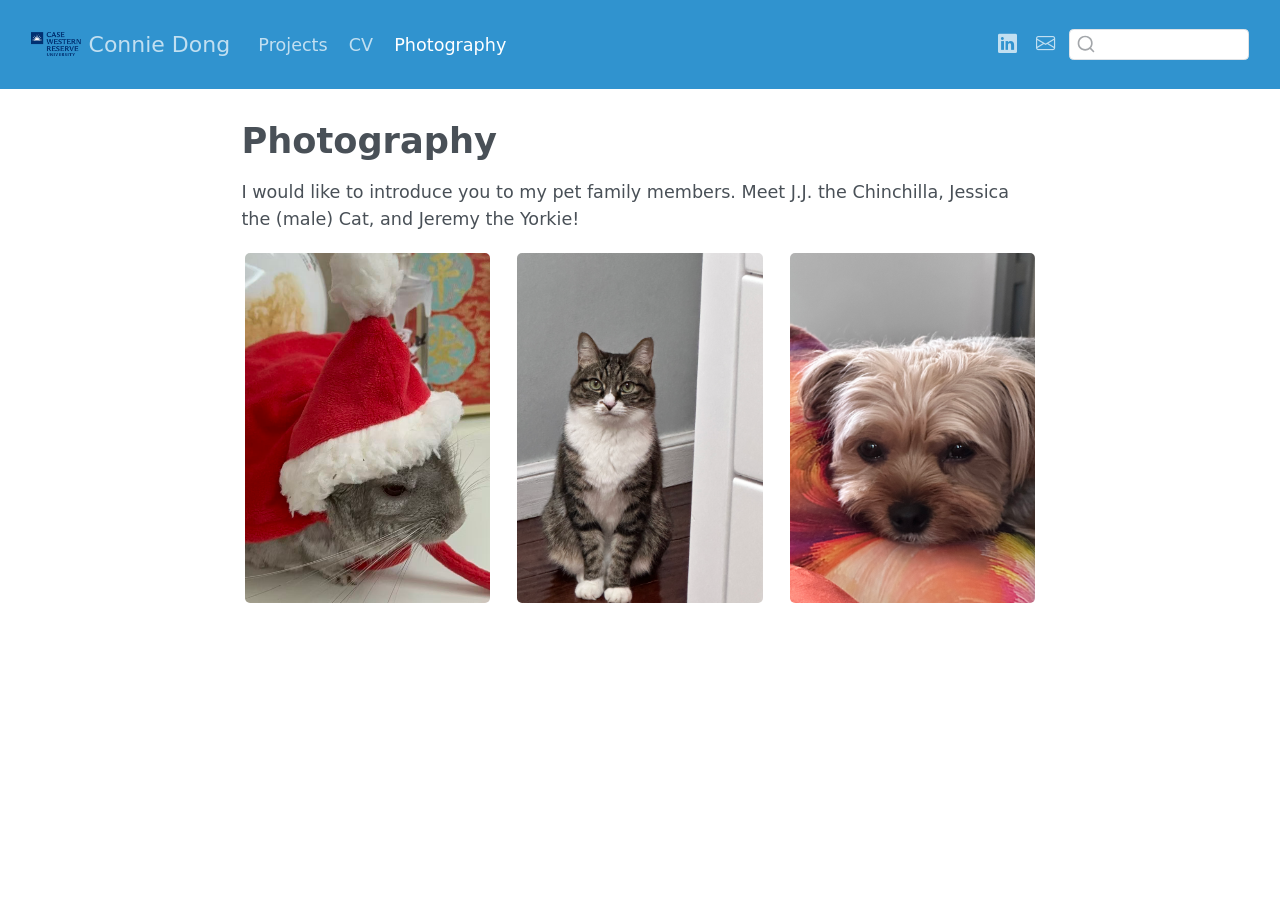
<file: docs/photography/index.html>
<!DOCTYPE html>
<html xmlns="http://www.w3.org/1999/xhtml" lang="en" xml:lang="en"><head>

<meta charset="utf-8">
<meta name="generator" content="quarto-1.10.18">

<meta name="viewport" content="width=device-width, initial-scale=1.0, user-scalable=yes">


<title>Photography – Connie Dong</title>
<style>
/* Default styles provided by pandoc.
** See https://pandoc.org/MANUAL.html#variables-for-html for config info.
*/
span.smallcaps{font-variant: small-caps;}
div.columns{display: flex; gap: 1.5em;}
div.column{flex: auto;}
@media screen {
div.columns{gap: min(4vw, 1.5em);}
div.column{overflow-x: auto;}
}
div.hanging-indent{margin-left: 1.5em; text-indent: -1.5em;}
ul.task-list{list-style: none;}
ul.task-list li input[type="checkbox"] {
  width: 0.8em;
  margin: 0 0.8em 0.2em -1em; /* quarto-specific, see https://github.com/quarto-dev/quarto-cli/issues/4556 */ 
  vertical-align: middle;
}
</style>


<script src="../site_libs/quarto-nav/quarto-nav.js"></script>
<script src="../site_libs/clipboard/clipboard.min.js"></script>
<script src="../site_libs/quarto-search/autocomplete.umd.js"></script>
<script src="../site_libs/quarto-search/fuse.min.js"></script>
<script src="../site_libs/quarto-search/quarto-search.js"></script>
<meta name="quarto:offset" content="../">
<link href="../logo.png" rel="icon" type="image/png">
<script src="../site_libs/quarto-html/quarto.js" type="module"></script>
<script src="../site_libs/quarto-html/tabsets/tabsets.js" type="module"></script>
<script src="../site_libs/quarto-html/popper.min.js"></script>
<script src="../site_libs/quarto-html/tippy.umd.min.js"></script>
<script src="../site_libs/quarto-html/anchor.min.js"></script>
<link href="../site_libs/quarto-html/tippy.css" rel="stylesheet">
<link href="../site_libs/quarto-html/quarto-syntax-highlighting-64a204ab8560d761af7679ceaba22944.css" rel="stylesheet" id="quarto-text-highlighting-styles">
<script src="../site_libs/bootstrap/bootstrap.min.js"></script>
<link href="../site_libs/bootstrap/bootstrap-icons.css" rel="stylesheet">
<link href="../site_libs/bootstrap/bootstrap-38c014a57766cf8157e9b411c060113e.min.css" rel="stylesheet" append-hash="true" id="quarto-bootstrap" data-mode="light">
<script id="quarto-search-options" type="application/json">{
  "location": "navbar",
  "copy-button": false,
  "collapse-after": 3,
  "panel-placement": "end",
  "type": "textbox",
  "limit": 50,
  "keyboard-shortcut": [
    "f",
    "/",
    "s"
  ],
  "language": {
    "search-no-results-text": "No results",
    "search-matching-documents-text": "matching documents",
    "search-copy-link-title": "Copy link to search",
    "search-hide-matches-text": "Hide additional matches",
    "search-more-match-text": "more match in this document",
    "search-more-matches-text": "more matches in this document",
    "search-clear-button-title": "Clear",
    "search-text-placeholder": "",
    "search-detached-cancel-button-title": "Cancel",
    "search-submit-button-title": "Submit",
    "search-label": "Search"
  }
}</script>


</head>

<body class="nav-fixed fullcontent quarto-light">

<div id="quarto-search-results"></div>
  <header id="quarto-header" class="headroom fixed-top">
    <nav class="navbar navbar-expand-lg " data-bs-theme="dark">
      <div class="navbar-container container-fluid">
      <div class="navbar-brand-container mx-auto">
    <a href="../index.html" class="navbar-brand navbar-brand-logo">
    <img src="../logo.png" alt="" class="navbar-logo light-content">
    <img src="../logo.png" alt="" class="navbar-logo dark-content">
    </a>
    <a class="navbar-brand" href="../index.html">
    <span class="navbar-title">Connie Dong</span>
    </a>
  </div>
            <div id="quarto-search" class="" title="Search"></div>
          <button class="navbar-toggler" type="button" data-bs-toggle="collapse" data-bs-target="#navbarCollapse" aria-controls="navbarCollapse" role="menu" aria-expanded="false" aria-label="Toggle navigation" onclick="if (window.quartoToggleHeadroom) { window.quartoToggleHeadroom(); }">
  <span class="navbar-toggler-icon"></span>
</button>
          <div class="collapse navbar-collapse" id="navbarCollapse">
            <ul class="navbar-nav navbar-nav-scroll me-auto">
  <li class="nav-item">
    <a class="nav-link" href="../projects/index.html"> 
<span class="menu-text">Projects</span></a>
  </li>  
  <li class="nav-item">
    <a class="nav-link" href="../cv/index.html"> 
<span class="menu-text">CV</span></a>
  </li>  
  <li class="nav-item">
    <a class="nav-link active" href="../photography/index.html" aria-current="page"> 
<span class="menu-text">Photography</span></a>
  </li>  
</ul>
            <ul class="navbar-nav navbar-nav-scroll ms-auto">
  <li class="nav-item compact">
    <a class="nav-link" href="https://www.linkedin.com/in/connie-jieyi-dong-34365b304/"> <i class="bi bi-linkedin" role="img">
</i> 
<span class="menu-text"></span></a>
  </li>  
  <li class="nav-item compact">
    <a class="nav-link" href="mailto:cxd460@case.edu"> <i class="bi bi-envelope" role="img" aria-label="email">
</i> 
<span class="menu-text"></span></a>
  </li>  
</ul>
          </div> <!-- /navcollapse -->
            <div class="quarto-navbar-tools">
</div>
      </div> <!-- /container-fluid -->
    </nav>
</header>
<!-- content -->
<div id="quarto-content" class="quarto-container page-columns page-rows-contents page-layout-article page-navbar">
<!-- sidebar -->
<!-- margin-sidebar -->
    
<!-- main -->
<main class="content" id="quarto-document-content">

<header id="title-block-header" class="quarto-title-block default">
<div class="quarto-title">
<h1 class="title">Photography</h1>
</div>



<div class="quarto-title-meta">

    
  
    
  </div>
  


</header>


<p>I would like to introduce you to my pet family members. Meet J.J. the Chinchilla, Jessica the (male) Cat, and Jeremy the Yorkie!</p>
<style>
.pet-photo {
  width: 100%;
  height: 350px;
  object-fit: cover;
  object-position: center;
  border-radius: 5px;
}
</style>
<div class="quarto-layout-panel" data-layout-ncol="3">
<div class="quarto-layout-row">
<div class="quarto-layout-cell" style="flex-basis: 33.3%;justify-content: center;">
<p><img src="photo_1.jpg" class="pet-photo img-fluid"></p>
</div>
<div class="quarto-layout-cell" style="flex-basis: 33.3%;justify-content: center;">
<p><img src="photo_2.jpg" class="pet-photo img-fluid"></p>
</div>
<div class="quarto-layout-cell" style="flex-basis: 33.3%;justify-content: center;">
<p><img src="photo_3.jpg" class="pet-photo img-fluid"></p>
</div>
</div>
</div>



</main> <!-- /main -->
<script id="quarto-html-after-body" type="application/javascript">
  window.document.addEventListener("DOMContentLoaded", function (event) {
    const icon = "";
    const anchorJS = new window.AnchorJS();
    anchorJS.options = {
      placement: 'right',
      icon: icon
    };
    anchorJS.add('.anchored');
    const isCodeAnnotation = (el) => {
      for (const clz of el.classList) {
        if (clz.startsWith('code-annotation-')) {                     
          return true;
        }
      }
      return false;
    }
    const onCopySuccess = function(e) {
      // button target
      const button = e.trigger;
      // don't keep focus
      button.blur();
      // flash "checked"
      button.classList.add('code-copy-button-checked');
      var currentTitle = button.getAttribute("title");
      button.setAttribute("title", "Copied!");
      let tooltip;
      if (window.bootstrap) {
        button.setAttribute("data-bs-toggle", "tooltip");
        button.setAttribute("data-bs-placement", "left");
        button.setAttribute("data-bs-title", "Copied!");
        tooltip = new bootstrap.Tooltip(button, 
          { trigger: "manual", 
            customClass: "code-copy-button-tooltip",
            offset: [0, -8]});
        tooltip.show();    
      }
      setTimeout(function() {
        if (tooltip) {
          tooltip.hide();
          button.removeAttribute("data-bs-title");
          button.removeAttribute("data-bs-toggle");
          button.removeAttribute("data-bs-placement");
        }
        button.setAttribute("title", currentTitle);
        button.classList.remove('code-copy-button-checked');
      }, 1000);
      // clear code selection
      e.clearSelection();
    }
    const getTextToCopy = function(trigger) {
      const outerScaffold = trigger.parentElement.cloneNode(true);
      const codeEl = outerScaffold.querySelector('code');
      for (const childEl of codeEl.children) {
        if (isCodeAnnotation(childEl)) {
          childEl.remove();
        }
      }
      return codeEl.innerText;
    }
    const clipboard = new window.ClipboardJS('.code-copy-button:not([data-in-quarto-modal])', {
      text: getTextToCopy
    });
    clipboard.on('success', onCopySuccess);
    if (window.document.getElementById('quarto-embedded-source-code-modal')) {
      const clipboardModal = new window.ClipboardJS('.code-copy-button[data-in-quarto-modal]', {
        text: getTextToCopy,
        container: window.document.getElementById('quarto-embedded-source-code-modal')
      });
      clipboardModal.on('success', onCopySuccess);
    }
      var localhostRegex = new RegExp(/^(?:http|https):\/\/localhost\:?[0-9]*\//);
      var mailtoRegex = new RegExp(/^mailto:/);
        var filterRegex = new RegExp('/' + window.location.host + '/');
      var isInternal = (href) => {
          return filterRegex.test(href) || localhostRegex.test(href) || mailtoRegex.test(href);
      }
      // Inspect non-navigation links and adorn them if external
     var links = window.document.querySelectorAll('a[href]:not(.nav-link):not(.navbar-brand):not(.toc-action):not(.sidebar-link):not(.sidebar-item-toggle):not(.pagination-link):not(.no-external):not([aria-hidden]):not(.dropdown-item):not(.quarto-navigation-tool):not(.about-link)');
      for (var i=0; i<links.length; i++) {
        const link = links[i];
        if (!isInternal(link.href)) {
          // undo the damage that might have been done by quarto-nav.js in the case of
          // links that we want to consider external
          if (link.dataset.originalHref !== undefined) {
            link.href = link.dataset.originalHref;
          }
        }
      }
    function tippyHover(el, contentFn, onTriggerFn, onUntriggerFn) {
      const config = {
        allowHTML: true,
        maxWidth: 500,
        delay: 100,
        arrow: false,
        appendTo: function(el) {
            return el.parentElement;
        },
        interactive: true,
        interactiveBorder: 10,
        theme: 'quarto',
        placement: 'bottom-start',
      };
      if (contentFn) {
        config.content = contentFn;
      }
      if (onTriggerFn) {
        config.onTrigger = onTriggerFn;
      }
      if (onUntriggerFn) {
        config.onUntrigger = onUntriggerFn;
      }
      window.tippy(el, config); 
    }
    const noterefs = window.document.querySelectorAll('a[role="doc-noteref"]');
    for (var i=0; i<noterefs.length; i++) {
      const ref = noterefs[i];
      tippyHover(ref, function() {
        // use id or data attribute instead here
        let href = ref.getAttribute('data-footnote-href') || ref.getAttribute('href');
        try { href = new URL(href).hash; } catch {}
        const id = href.replace(/^#\/?/, "");
        const note = window.document.getElementById(id);
        if (note) {
          return note.innerHTML;
        } else {
          return "";
        }
      });
    }
    const xrefs = window.document.querySelectorAll('a.quarto-xref');
    const processXRef = (id, note) => {
      // Strip column container classes
      const stripColumnClz = (el) => {
        el.classList.remove("page-full", "page-columns");
        if (el.children) {
          for (const child of el.children) {
            stripColumnClz(child);
          }
        }
      }
      stripColumnClz(note)
      if (id === null || id.startsWith('sec-')) {
        // Special case sections, only their first couple elements
        const container = document.createElement("div");
        if (note.children && note.children.length > 2) {
          container.appendChild(note.children[0].cloneNode(true));
          for (let i = 1; i < note.children.length; i++) {
            const child = note.children[i];
            if (child.tagName === "P" && child.innerText === "") {
              continue;
            } else {
              container.appendChild(child.cloneNode(true));
              break;
            }
          }
          if (window.Quarto?.typesetMath) {
            window.Quarto.typesetMath(container);
          }
          return container.innerHTML
        } else {
          if (window.Quarto?.typesetMath) {
            window.Quarto.typesetMath(note);
          }
          return note.innerHTML;
        }
      } else {
        // Remove any anchor links if they are present
        const anchorLink = note.querySelector('a.anchorjs-link');
        if (anchorLink) {
          anchorLink.remove();
        }
        if (window.Quarto?.typesetMath) {
          window.Quarto.typesetMath(note);
        }
        if (note.classList.contains("callout")) {
          return note.outerHTML;
        } else {
          return note.innerHTML;
        }
      }
    }
    for (var i=0; i<xrefs.length; i++) {
      const xref = xrefs[i];
      tippyHover(xref, undefined, function(instance) {
        instance.disable();
        let url = xref.getAttribute('href');
        let hash = undefined; 
        if (url.startsWith('#')) {
          hash = url;
        } else {
          try { hash = new URL(url).hash; } catch {}
        }
        if (hash) {
          const id = hash.replace(/^#\/?/, "");
          const note = window.document.getElementById(id);
          if (note !== null) {
            try {
              const html = processXRef(id, note.cloneNode(true));
              instance.setContent(html);
            } finally {
              instance.enable();
              instance.show();
            }
          } else {
            // See if we can fetch this
            fetch(url.split('#')[0])
            .then(res => res.text())
            .then(html => {
              const parser = new DOMParser();
              const htmlDoc = parser.parseFromString(html, "text/html");
              const note = htmlDoc.getElementById(id);
              if (note !== null) {
                const html = processXRef(id, note);
                instance.setContent(html);
              } 
            }).finally(() => {
              instance.enable();
              instance.show();
            });
          }
        } else {
          // See if we can fetch a full url (with no hash to target)
          // This is a special case and we should probably do some content thinning / targeting
          fetch(url)
          .then(res => res.text())
          .then(html => {
            const parser = new DOMParser();
            const htmlDoc = parser.parseFromString(html, "text/html");
            const note = htmlDoc.querySelector('main.content');
            if (note !== null) {
              // This should only happen for chapter cross references
              // (since there is no id in the URL)
              // remove the first header
              if (note.children.length > 0 && note.children[0].tagName === "HEADER") {
                note.children[0].remove();
              }
              const html = processXRef(null, note);
              instance.setContent(html);
            } 
          }).finally(() => {
            instance.enable();
            instance.show();
          });
        }
      }, function(instance) {
      });
    }
        let selectedAnnoteEl;
        const selectorForAnnotation = ( cell, annotation) => {
          let cellAttr = 'data-code-cell="' + cell + '"';
          let lineAttr = 'data-code-annotation="' +  annotation + '"';
          const selector = 'span[' + cellAttr + '][' + lineAttr + ']';
          return selector;
        }
        const selectCodeLines = (annoteEl) => {
          const doc = window.document;
          const targetCell = annoteEl.getAttribute("data-target-cell");
          const targetAnnotation = annoteEl.getAttribute("data-target-annotation");
          const annoteSpan = window.document.querySelector(selectorForAnnotation(targetCell, targetAnnotation));
          const lines = annoteSpan.getAttribute("data-code-lines").split(",");
          const lineIds = lines.map((line) => {
            return targetCell + "-" + line;
          })
          let top = null;
          let height = null;
          let parent = null;
          if (lineIds.length > 0) {
              //compute the position of the single el (top and bottom and make a div)
              const el = window.document.getElementById(lineIds[0]);
              top = el.offsetTop;
              height = el.offsetHeight;
              parent = el.parentElement.parentElement;
            if (lineIds.length > 1) {
              const lastEl = window.document.getElementById(lineIds[lineIds.length - 1]);
              const bottom = lastEl.offsetTop + lastEl.offsetHeight;
              height = bottom - top;
            }
            if (top !== null && height !== null && parent !== null) {
              // cook up a div (if necessary) and position it 
              let div = window.document.getElementById("code-annotation-line-highlight");
              if (div === null) {
                div = window.document.createElement("div");
                div.setAttribute("id", "code-annotation-line-highlight");
                div.style.position = 'absolute';
                parent.appendChild(div);
              }
              div.style.top = top - 2 + "px";
              div.style.height = height + 4 + "px";
              div.style.left = 0;
              let gutterDiv = window.document.getElementById("code-annotation-line-highlight-gutter");
              if (gutterDiv === null) {
                gutterDiv = window.document.createElement("div");
                gutterDiv.setAttribute("id", "code-annotation-line-highlight-gutter");
                gutterDiv.style.position = 'absolute';
                const codeCell = window.document.getElementById(targetCell);
                const gutter = codeCell.querySelector('.code-annotation-gutter');
                gutter.appendChild(gutterDiv);
              }
              gutterDiv.style.top = top - 2 + "px";
              gutterDiv.style.height = height + 4 + "px";
            }
            selectedAnnoteEl = annoteEl;
          }
        };
        const unselectCodeLines = () => {
          const elementsIds = ["code-annotation-line-highlight", "code-annotation-line-highlight-gutter"];
          elementsIds.forEach((elId) => {
            const div = window.document.getElementById(elId);
            if (div) {
              div.remove();
            }
          });
          selectedAnnoteEl = undefined;
        };
          // Handle positioning of the toggle
      window.addEventListener(
        "resize",
        throttle(() => {
          elRect = undefined;
          if (selectedAnnoteEl) {
            selectCodeLines(selectedAnnoteEl);
          }
        }, 10)
      );
      function throttle(fn, ms) {
      let throttle = false;
      let timer;
        return (...args) => {
          if(!throttle) { // first call gets through
              fn.apply(this, args);
              throttle = true;
          } else { // all the others get throttled
              if(timer) clearTimeout(timer); // cancel #2
              timer = setTimeout(() => {
                fn.apply(this, args);
                timer = throttle = false;
              }, ms);
          }
        };
      }
        // Attach click handler to the DT
        const annoteDls = window.document.querySelectorAll('dt[data-target-cell]');
        for (const annoteDlNode of annoteDls) {
          annoteDlNode.addEventListener('click', (event) => {
            const clickedEl = event.target;
            if (clickedEl !== selectedAnnoteEl) {
              unselectCodeLines();
              const activeEl = window.document.querySelector('dt[data-target-cell].code-annotation-active');
              if (activeEl) {
                activeEl.classList.remove('code-annotation-active');
              }
              selectCodeLines(clickedEl);
              clickedEl.classList.add('code-annotation-active');
            } else {
              // Unselect the line
              unselectCodeLines();
              clickedEl.classList.remove('code-annotation-active');
            }
          });
        }
    const findCites = (el) => {
      const parentEl = el.parentElement;
      if (parentEl) {
        const cites = parentEl.dataset.cites;
        if (cites) {
          return {
            el,
            cites: cites.split(' ')
          };
        } else {
          return findCites(el.parentElement)
        }
      } else {
        return undefined;
      }
    };
    var bibliorefs = window.document.querySelectorAll('a[role="doc-biblioref"]');
    for (var i=0; i<bibliorefs.length; i++) {
      const ref = bibliorefs[i];
      const citeInfo = findCites(ref);
      if (citeInfo) {
        tippyHover(citeInfo.el, function() {
          var popup = window.document.createElement('div');
          citeInfo.cites.forEach(function(cite) {
            var citeDiv = window.document.createElement('div');
            citeDiv.classList.add('hanging-indent');
            citeDiv.classList.add('csl-entry');
            var biblioDiv = window.document.getElementById('ref-' + cite);
            if (biblioDiv) {
              citeDiv.innerHTML = biblioDiv.innerHTML;
            }
            popup.appendChild(citeDiv);
          });
          return popup.innerHTML;
        });
      }
    }
  });
  </script>
</div> <!-- /content -->




</body></html>
</file>
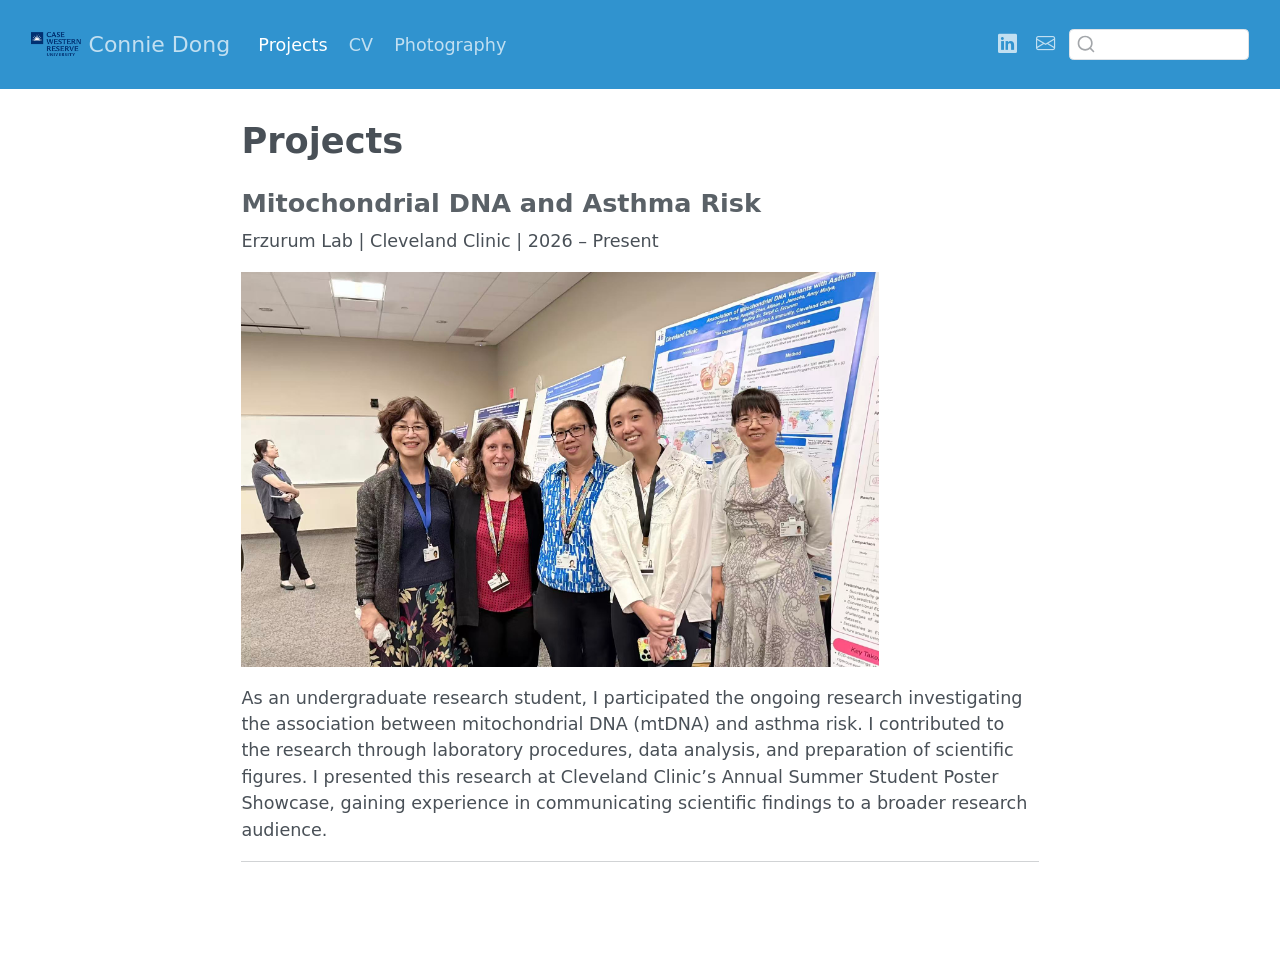
<file: docs/projects/index.html>
<!DOCTYPE html>
<html xmlns="http://www.w3.org/1999/xhtml" lang="en" xml:lang="en"><head>

<meta charset="utf-8">
<meta name="generator" content="quarto-1.10.18">

<meta name="viewport" content="width=device-width, initial-scale=1.0, user-scalable=yes">


<title>Projects – Connie Dong</title>
<style>
/* Default styles provided by pandoc.
** See https://pandoc.org/MANUAL.html#variables-for-html for config info.
*/
span.smallcaps{font-variant: small-caps;}
div.columns{display: flex; gap: 1.5em;}
div.column{flex: auto;}
@media screen {
div.columns{gap: min(4vw, 1.5em);}
div.column{overflow-x: auto;}
}
div.hanging-indent{margin-left: 1.5em; text-indent: -1.5em;}
ul.task-list{list-style: none;}
ul.task-list li input[type="checkbox"] {
  width: 0.8em;
  margin: 0 0.8em 0.2em -1em; /* quarto-specific, see https://github.com/quarto-dev/quarto-cli/issues/4556 */ 
  vertical-align: middle;
}
</style>


<script src="../site_libs/quarto-nav/quarto-nav.js"></script>
<script src="../site_libs/clipboard/clipboard.min.js"></script>
<script src="../site_libs/quarto-search/autocomplete.umd.js"></script>
<script src="../site_libs/quarto-search/fuse.min.js"></script>
<script src="../site_libs/quarto-search/quarto-search.js"></script>
<meta name="quarto:offset" content="../">
<link href="../logo.png" rel="icon" type="image/png">
<script src="../site_libs/quarto-html/quarto.js" type="module"></script>
<script src="../site_libs/quarto-html/tabsets/tabsets.js" type="module"></script>
<script src="../site_libs/quarto-html/popper.min.js"></script>
<script src="../site_libs/quarto-html/tippy.umd.min.js"></script>
<script src="../site_libs/quarto-html/anchor.min.js"></script>
<link href="../site_libs/quarto-html/tippy.css" rel="stylesheet">
<link href="../site_libs/quarto-html/quarto-syntax-highlighting-64a204ab8560d761af7679ceaba22944.css" rel="stylesheet" id="quarto-text-highlighting-styles">
<script src="../site_libs/bootstrap/bootstrap.min.js"></script>
<link href="../site_libs/bootstrap/bootstrap-icons.css" rel="stylesheet">
<link href="../site_libs/bootstrap/bootstrap-38c014a57766cf8157e9b411c060113e.min.css" rel="stylesheet" append-hash="true" id="quarto-bootstrap" data-mode="light">
<script id="quarto-search-options" type="application/json">{
  "location": "navbar",
  "copy-button": false,
  "collapse-after": 3,
  "panel-placement": "end",
  "type": "textbox",
  "limit": 50,
  "keyboard-shortcut": [
    "f",
    "/",
    "s"
  ],
  "language": {
    "search-no-results-text": "No results",
    "search-matching-documents-text": "matching documents",
    "search-copy-link-title": "Copy link to search",
    "search-hide-matches-text": "Hide additional matches",
    "search-more-match-text": "more match in this document",
    "search-more-matches-text": "more matches in this document",
    "search-clear-button-title": "Clear",
    "search-text-placeholder": "",
    "search-detached-cancel-button-title": "Cancel",
    "search-submit-button-title": "Submit",
    "search-label": "Search"
  }
}</script>


</head>

<body class="nav-fixed fullcontent quarto-light">

<div id="quarto-search-results"></div>
  <header id="quarto-header" class="headroom fixed-top">
    <nav class="navbar navbar-expand-lg " data-bs-theme="dark">
      <div class="navbar-container container-fluid">
      <div class="navbar-brand-container mx-auto">
    <a href="../index.html" class="navbar-brand navbar-brand-logo">
    <img src="../logo.png" alt="" class="navbar-logo light-content">
    <img src="../logo.png" alt="" class="navbar-logo dark-content">
    </a>
    <a class="navbar-brand" href="../index.html">
    <span class="navbar-title">Connie Dong</span>
    </a>
  </div>
            <div id="quarto-search" class="" title="Search"></div>
          <button class="navbar-toggler" type="button" data-bs-toggle="collapse" data-bs-target="#navbarCollapse" aria-controls="navbarCollapse" role="menu" aria-expanded="false" aria-label="Toggle navigation" onclick="if (window.quartoToggleHeadroom) { window.quartoToggleHeadroom(); }">
  <span class="navbar-toggler-icon"></span>
</button>
          <div class="collapse navbar-collapse" id="navbarCollapse">
            <ul class="navbar-nav navbar-nav-scroll me-auto">
  <li class="nav-item">
    <a class="nav-link active" href="../projects/index.html" aria-current="page"> 
<span class="menu-text">Projects</span></a>
  </li>  
  <li class="nav-item">
    <a class="nav-link" href="../cv/index.html"> 
<span class="menu-text">CV</span></a>
  </li>  
  <li class="nav-item">
    <a class="nav-link" href="../photography/index.html"> 
<span class="menu-text">Photography</span></a>
  </li>  
</ul>
            <ul class="navbar-nav navbar-nav-scroll ms-auto">
  <li class="nav-item compact">
    <a class="nav-link" href="https://www.linkedin.com/in/connie-jieyi-dong-34365b304/"> <i class="bi bi-linkedin" role="img">
</i> 
<span class="menu-text"></span></a>
  </li>  
  <li class="nav-item compact">
    <a class="nav-link" href="mailto:cxd460@case.edu"> <i class="bi bi-envelope" role="img" aria-label="email">
</i> 
<span class="menu-text"></span></a>
  </li>  
</ul>
          </div> <!-- /navcollapse -->
            <div class="quarto-navbar-tools">
</div>
      </div> <!-- /container-fluid -->
    </nav>
</header>
<!-- content -->
<div id="quarto-content" class="quarto-container page-columns page-rows-contents page-layout-article page-navbar">
<!-- sidebar -->
<!-- margin-sidebar -->
    
<!-- main -->
<main class="content" id="quarto-document-content">

<header id="title-block-header" class="quarto-title-block default">
<div class="quarto-title">
<h1 class="title">Projects</h1>
</div>



<div class="quarto-title-meta">

    
  
    
  </div>
  


</header>


<section id="mitochondrial-dna-and-asthma-risk" class="level3">
<h3 class="anchored" data-anchor-id="mitochondrial-dna-and-asthma-risk">Mitochondrial DNA and Asthma Risk</h3>
<p>Erzurum Lab | Cleveland Clinic | 2026 – Present</p>
<p><img src="photo_1.jpg" style="height: 80%; width: 80%; object-fit: contain" onclick="window.open('https://arxiv.org/abs/2210.07278', 'blank');"></p>
<p>As an undergraduate research student, I participated the ongoing research investigating the association between mitochondrial DNA (mtDNA) and asthma risk. I contributed to the research through laboratory procedures, data analysis, and preparation of scientific figures. I presented this research at Cleveland Clinic’s Annual Summer Student Poster Showcase, gaining experience in communicating scientific findings to a broader research audience.</p>
<hr>


</section>

</main> <!-- /main -->
<script id="quarto-html-after-body" type="application/javascript">
  window.document.addEventListener("DOMContentLoaded", function (event) {
    const icon = "";
    const anchorJS = new window.AnchorJS();
    anchorJS.options = {
      placement: 'right',
      icon: icon
    };
    anchorJS.add('.anchored');
    const isCodeAnnotation = (el) => {
      for (const clz of el.classList) {
        if (clz.startsWith('code-annotation-')) {                     
          return true;
        }
      }
      return false;
    }
    const onCopySuccess = function(e) {
      // button target
      const button = e.trigger;
      // don't keep focus
      button.blur();
      // flash "checked"
      button.classList.add('code-copy-button-checked');
      var currentTitle = button.getAttribute("title");
      button.setAttribute("title", "Copied!");
      let tooltip;
      if (window.bootstrap) {
        button.setAttribute("data-bs-toggle", "tooltip");
        button.setAttribute("data-bs-placement", "left");
        button.setAttribute("data-bs-title", "Copied!");
        tooltip = new bootstrap.Tooltip(button, 
          { trigger: "manual", 
            customClass: "code-copy-button-tooltip",
            offset: [0, -8]});
        tooltip.show();    
      }
      setTimeout(function() {
        if (tooltip) {
          tooltip.hide();
          button.removeAttribute("data-bs-title");
          button.removeAttribute("data-bs-toggle");
          button.removeAttribute("data-bs-placement");
        }
        button.setAttribute("title", currentTitle);
        button.classList.remove('code-copy-button-checked');
      }, 1000);
      // clear code selection
      e.clearSelection();
    }
    const getTextToCopy = function(trigger) {
      const outerScaffold = trigger.parentElement.cloneNode(true);
      const codeEl = outerScaffold.querySelector('code');
      for (const childEl of codeEl.children) {
        if (isCodeAnnotation(childEl)) {
          childEl.remove();
        }
      }
      return codeEl.innerText;
    }
    const clipboard = new window.ClipboardJS('.code-copy-button:not([data-in-quarto-modal])', {
      text: getTextToCopy
    });
    clipboard.on('success', onCopySuccess);
    if (window.document.getElementById('quarto-embedded-source-code-modal')) {
      const clipboardModal = new window.ClipboardJS('.code-copy-button[data-in-quarto-modal]', {
        text: getTextToCopy,
        container: window.document.getElementById('quarto-embedded-source-code-modal')
      });
      clipboardModal.on('success', onCopySuccess);
    }
      var localhostRegex = new RegExp(/^(?:http|https):\/\/localhost\:?[0-9]*\//);
      var mailtoRegex = new RegExp(/^mailto:/);
        var filterRegex = new RegExp('/' + window.location.host + '/');
      var isInternal = (href) => {
          return filterRegex.test(href) || localhostRegex.test(href) || mailtoRegex.test(href);
      }
      // Inspect non-navigation links and adorn them if external
     var links = window.document.querySelectorAll('a[href]:not(.nav-link):not(.navbar-brand):not(.toc-action):not(.sidebar-link):not(.sidebar-item-toggle):not(.pagination-link):not(.no-external):not([aria-hidden]):not(.dropdown-item):not(.quarto-navigation-tool):not(.about-link)');
      for (var i=0; i<links.length; i++) {
        const link = links[i];
        if (!isInternal(link.href)) {
          // undo the damage that might have been done by quarto-nav.js in the case of
          // links that we want to consider external
          if (link.dataset.originalHref !== undefined) {
            link.href = link.dataset.originalHref;
          }
        }
      }
    function tippyHover(el, contentFn, onTriggerFn, onUntriggerFn) {
      const config = {
        allowHTML: true,
        maxWidth: 500,
        delay: 100,
        arrow: false,
        appendTo: function(el) {
            return el.parentElement;
        },
        interactive: true,
        interactiveBorder: 10,
        theme: 'quarto',
        placement: 'bottom-start',
      };
      if (contentFn) {
        config.content = contentFn;
      }
      if (onTriggerFn) {
        config.onTrigger = onTriggerFn;
      }
      if (onUntriggerFn) {
        config.onUntrigger = onUntriggerFn;
      }
      window.tippy(el, config); 
    }
    const noterefs = window.document.querySelectorAll('a[role="doc-noteref"]');
    for (var i=0; i<noterefs.length; i++) {
      const ref = noterefs[i];
      tippyHover(ref, function() {
        // use id or data attribute instead here
        let href = ref.getAttribute('data-footnote-href') || ref.getAttribute('href');
        try { href = new URL(href).hash; } catch {}
        const id = href.replace(/^#\/?/, "");
        const note = window.document.getElementById(id);
        if (note) {
          return note.innerHTML;
        } else {
          return "";
        }
      });
    }
    const xrefs = window.document.querySelectorAll('a.quarto-xref');
    const processXRef = (id, note) => {
      // Strip column container classes
      const stripColumnClz = (el) => {
        el.classList.remove("page-full", "page-columns");
        if (el.children) {
          for (const child of el.children) {
            stripColumnClz(child);
          }
        }
      }
      stripColumnClz(note)
      if (id === null || id.startsWith('sec-')) {
        // Special case sections, only their first couple elements
        const container = document.createElement("div");
        if (note.children && note.children.length > 2) {
          container.appendChild(note.children[0].cloneNode(true));
          for (let i = 1; i < note.children.length; i++) {
            const child = note.children[i];
            if (child.tagName === "P" && child.innerText === "") {
              continue;
            } else {
              container.appendChild(child.cloneNode(true));
              break;
            }
          }
          if (window.Quarto?.typesetMath) {
            window.Quarto.typesetMath(container);
          }
          return container.innerHTML
        } else {
          if (window.Quarto?.typesetMath) {
            window.Quarto.typesetMath(note);
          }
          return note.innerHTML;
        }
      } else {
        // Remove any anchor links if they are present
        const anchorLink = note.querySelector('a.anchorjs-link');
        if (anchorLink) {
          anchorLink.remove();
        }
        if (window.Quarto?.typesetMath) {
          window.Quarto.typesetMath(note);
        }
        if (note.classList.contains("callout")) {
          return note.outerHTML;
        } else {
          return note.innerHTML;
        }
      }
    }
    for (var i=0; i<xrefs.length; i++) {
      const xref = xrefs[i];
      tippyHover(xref, undefined, function(instance) {
        instance.disable();
        let url = xref.getAttribute('href');
        let hash = undefined; 
        if (url.startsWith('#')) {
          hash = url;
        } else {
          try { hash = new URL(url).hash; } catch {}
        }
        if (hash) {
          const id = hash.replace(/^#\/?/, "");
          const note = window.document.getElementById(id);
          if (note !== null) {
            try {
              const html = processXRef(id, note.cloneNode(true));
              instance.setContent(html);
            } finally {
              instance.enable();
              instance.show();
            }
          } else {
            // See if we can fetch this
            fetch(url.split('#')[0])
            .then(res => res.text())
            .then(html => {
              const parser = new DOMParser();
              const htmlDoc = parser.parseFromString(html, "text/html");
              const note = htmlDoc.getElementById(id);
              if (note !== null) {
                const html = processXRef(id, note);
                instance.setContent(html);
              } 
            }).finally(() => {
              instance.enable();
              instance.show();
            });
          }
        } else {
          // See if we can fetch a full url (with no hash to target)
          // This is a special case and we should probably do some content thinning / targeting
          fetch(url)
          .then(res => res.text())
          .then(html => {
            const parser = new DOMParser();
            const htmlDoc = parser.parseFromString(html, "text/html");
            const note = htmlDoc.querySelector('main.content');
            if (note !== null) {
              // This should only happen for chapter cross references
              // (since there is no id in the URL)
              // remove the first header
              if (note.children.length > 0 && note.children[0].tagName === "HEADER") {
                note.children[0].remove();
              }
              const html = processXRef(null, note);
              instance.setContent(html);
            } 
          }).finally(() => {
            instance.enable();
            instance.show();
          });
        }
      }, function(instance) {
      });
    }
        let selectedAnnoteEl;
        const selectorForAnnotation = ( cell, annotation) => {
          let cellAttr = 'data-code-cell="' + cell + '"';
          let lineAttr = 'data-code-annotation="' +  annotation + '"';
          const selector = 'span[' + cellAttr + '][' + lineAttr + ']';
          return selector;
        }
        const selectCodeLines = (annoteEl) => {
          const doc = window.document;
          const targetCell = annoteEl.getAttribute("data-target-cell");
          const targetAnnotation = annoteEl.getAttribute("data-target-annotation");
          const annoteSpan = window.document.querySelector(selectorForAnnotation(targetCell, targetAnnotation));
          const lines = annoteSpan.getAttribute("data-code-lines").split(",");
          const lineIds = lines.map((line) => {
            return targetCell + "-" + line;
          })
          let top = null;
          let height = null;
          let parent = null;
          if (lineIds.length > 0) {
              //compute the position of the single el (top and bottom and make a div)
              const el = window.document.getElementById(lineIds[0]);
              top = el.offsetTop;
              height = el.offsetHeight;
              parent = el.parentElement.parentElement;
            if (lineIds.length > 1) {
              const lastEl = window.document.getElementById(lineIds[lineIds.length - 1]);
              const bottom = lastEl.offsetTop + lastEl.offsetHeight;
              height = bottom - top;
            }
            if (top !== null && height !== null && parent !== null) {
              // cook up a div (if necessary) and position it 
              let div = window.document.getElementById("code-annotation-line-highlight");
              if (div === null) {
                div = window.document.createElement("div");
                div.setAttribute("id", "code-annotation-line-highlight");
                div.style.position = 'absolute';
                parent.appendChild(div);
              }
              div.style.top = top - 2 + "px";
              div.style.height = height + 4 + "px";
              div.style.left = 0;
              let gutterDiv = window.document.getElementById("code-annotation-line-highlight-gutter");
              if (gutterDiv === null) {
                gutterDiv = window.document.createElement("div");
                gutterDiv.setAttribute("id", "code-annotation-line-highlight-gutter");
                gutterDiv.style.position = 'absolute';
                const codeCell = window.document.getElementById(targetCell);
                const gutter = codeCell.querySelector('.code-annotation-gutter');
                gutter.appendChild(gutterDiv);
              }
              gutterDiv.style.top = top - 2 + "px";
              gutterDiv.style.height = height + 4 + "px";
            }
            selectedAnnoteEl = annoteEl;
          }
        };
        const unselectCodeLines = () => {
          const elementsIds = ["code-annotation-line-highlight", "code-annotation-line-highlight-gutter"];
          elementsIds.forEach((elId) => {
            const div = window.document.getElementById(elId);
            if (div) {
              div.remove();
            }
          });
          selectedAnnoteEl = undefined;
        };
          // Handle positioning of the toggle
      window.addEventListener(
        "resize",
        throttle(() => {
          elRect = undefined;
          if (selectedAnnoteEl) {
            selectCodeLines(selectedAnnoteEl);
          }
        }, 10)
      );
      function throttle(fn, ms) {
      let throttle = false;
      let timer;
        return (...args) => {
          if(!throttle) { // first call gets through
              fn.apply(this, args);
              throttle = true;
          } else { // all the others get throttled
              if(timer) clearTimeout(timer); // cancel #2
              timer = setTimeout(() => {
                fn.apply(this, args);
                timer = throttle = false;
              }, ms);
          }
        };
      }
        // Attach click handler to the DT
        const annoteDls = window.document.querySelectorAll('dt[data-target-cell]');
        for (const annoteDlNode of annoteDls) {
          annoteDlNode.addEventListener('click', (event) => {
            const clickedEl = event.target;
            if (clickedEl !== selectedAnnoteEl) {
              unselectCodeLines();
              const activeEl = window.document.querySelector('dt[data-target-cell].code-annotation-active');
              if (activeEl) {
                activeEl.classList.remove('code-annotation-active');
              }
              selectCodeLines(clickedEl);
              clickedEl.classList.add('code-annotation-active');
            } else {
              // Unselect the line
              unselectCodeLines();
              clickedEl.classList.remove('code-annotation-active');
            }
          });
        }
    const findCites = (el) => {
      const parentEl = el.parentElement;
      if (parentEl) {
        const cites = parentEl.dataset.cites;
        if (cites) {
          return {
            el,
            cites: cites.split(' ')
          };
        } else {
          return findCites(el.parentElement)
        }
      } else {
        return undefined;
      }
    };
    var bibliorefs = window.document.querySelectorAll('a[role="doc-biblioref"]');
    for (var i=0; i<bibliorefs.length; i++) {
      const ref = bibliorefs[i];
      const citeInfo = findCites(ref);
      if (citeInfo) {
        tippyHover(citeInfo.el, function() {
          var popup = window.document.createElement('div');
          citeInfo.cites.forEach(function(cite) {
            var citeDiv = window.document.createElement('div');
            citeDiv.classList.add('hanging-indent');
            citeDiv.classList.add('csl-entry');
            var biblioDiv = window.document.getElementById('ref-' + cite);
            if (biblioDiv) {
              citeDiv.innerHTML = biblioDiv.innerHTML;
            }
            popup.appendChild(citeDiv);
          });
          return popup.innerHTML;
        });
      }
    }
  });
  </script>
</div> <!-- /content -->




</body></html>
</file>
<file: docs/site_libs/quarto-html/tippy.css>
.tippy-box[data-animation=fade][data-state=hidden]{opacity:0}[data-tippy-root]{max-width:calc(100vw - 10px)}.tippy-box{position:relative;background-color:#333;color:#fff;border-radius:4px;font-size:14px;line-height:1.4;white-space:normal;outline:0;transition-property:transform,visibility,opacity}.tippy-box[data-placement^=top]>.tippy-arrow{bottom:0}.tippy-box[data-placement^=top]>.tippy-arrow:before{bottom:-7px;left:0;border-width:8px 8px 0;border-top-color:initial;transform-origin:center top}.tippy-box[data-placement^=bottom]>.tippy-arrow{top:0}.tippy-box[data-placement^=bottom]>.tippy-arrow:before{top:-7px;left:0;border-width:0 8px 8px;border-bottom-color:initial;transform-origin:center bottom}.tippy-box[data-placement^=left]>.tippy-arrow{right:0}.tippy-box[data-placement^=left]>.tippy-arrow:before{border-width:8px 0 8px 8px;border-left-color:initial;right:-7px;transform-origin:center left}.tippy-box[data-placement^=right]>.tippy-arrow{left:0}.tippy-box[data-placement^=right]>.tippy-arrow:before{left:-7px;border-width:8px 8px 8px 0;border-right-color:initial;transform-origin:center right}.tippy-box[data-inertia][data-state=visible]{transition-timing-function:cubic-bezier(.54,1.5,.38,1.11)}.tippy-arrow{width:16px;height:16px;color:#333}.tippy-arrow:before{content:"";position:absolute;border-color:transparent;border-style:solid}.tippy-content{position:relative;padding:5px 9px;z-index:1}
</file>
<file: docs/site_libs/quarto-html/quarto-syntax-highlighting-64a204ab8560d761af7679ceaba22944.css>
/* quarto syntax highlight colors */
:root {
  --quarto-hl-ot-color: #003B4F;
  --quarto-hl-at-color: #657422;
  --quarto-hl-ss-color: #20794D;
  --quarto-hl-an-color: #5E5E5E;
  --quarto-hl-fu-color: #4758AB;
  --quarto-hl-st-color: #20794D;
  --quarto-hl-cf-color: #003B4F;
  --quarto-hl-op-color: #5E5E5E;
  --quarto-hl-er-color: #AD0000;
  --quarto-hl-bn-color: #AD0000;
  --quarto-hl-al-color: #AD0000;
  --quarto-hl-va-color: #111111;
  --quarto-hl-bu-color: inherit;
  --quarto-hl-ex-color: inherit;
  --quarto-hl-pp-color: #AD0000;
  --quarto-hl-in-color: #5E5E5E;
  --quarto-hl-vs-color: #20794D;
  --quarto-hl-wa-color: #5E5E5E;
  --quarto-hl-do-color: #5E5E5E;
  --quarto-hl-im-color: #00769E;
  --quarto-hl-ch-color: #20794D;
  --quarto-hl-dt-color: #AD0000;
  --quarto-hl-fl-color: #AD0000;
  --quarto-hl-co-color: #5E5E5E;
  --quarto-hl-cv-color: #5E5E5E;
  --quarto-hl-cn-color: #8f5902;
  --quarto-hl-sc-color: #5E5E5E;
  --quarto-hl-dv-color: #AD0000;
  --quarto-hl-kw-color: #003B4F;
}

/* other quarto variables */
:root {
  --quarto-font-monospace: SFMono-Regular, Menlo, Monaco, Consolas, "Liberation Mono", "Courier New", monospace;
}

/* syntax highlight based on Pandoc's rules */
pre > code.sourceCode > span {
  color: #003B4F;
}

code.sourceCode > span {
  color: #003B4F;
}

div.sourceCode,
div.sourceCode pre.sourceCode {
  color: #003B4F;
}

/* Normal */
code span {
  color: #003B4F;
}

/* Alert */
code span.al {
  color: #AD0000;
  font-style: inherit;
}

/* Annotation */
code span.an {
  color: #5E5E5E;
  font-style: inherit;
}

/* Attribute */
code span.at {
  color: #657422;
  font-style: inherit;
}

/* BaseN */
code span.bn {
  color: #AD0000;
  font-style: inherit;
}

/* BuiltIn */
code span.bu {
  font-style: inherit;
}

/* ControlFlow */
code span.cf {
  color: #003B4F;
  font-weight: bold;
  font-style: inherit;
}

/* Char */
code span.ch {
  color: #20794D;
  font-style: inherit;
}

/* Constant */
code span.cn {
  color: #8f5902;
  font-style: inherit;
}

/* Comment */
code span.co {
  color: #5E5E5E;
  font-style: inherit;
}

/* CommentVar */
code span.cv {
  color: #5E5E5E;
  font-style: italic;
}

/* Documentation */
code span.do {
  color: #5E5E5E;
  font-style: italic;
}

/* DataType */
code span.dt {
  color: #AD0000;
  font-style: inherit;
}

/* DecVal */
code span.dv {
  color: #AD0000;
  font-style: inherit;
}

/* Error */
code span.er {
  color: #AD0000;
  font-style: inherit;
}

/* Extension */
code span.ex {
  font-style: inherit;
}

/* Float */
code span.fl {
  color: #AD0000;
  font-style: inherit;
}

/* Function */
code span.fu {
  color: #4758AB;
  font-style: inherit;
}

/* Import */
code span.im {
  color: #00769E;
  font-style: inherit;
}

/* Information */
code span.in {
  color: #5E5E5E;
  font-style: inherit;
}

/* Keyword */
code span.kw {
  color: #003B4F;
  font-weight: bold;
  font-style: inherit;
}

/* Operator */
code span.op {
  color: #5E5E5E;
  font-style: inherit;
}

/* Other */
code span.ot {
  color: #003B4F;
  font-style: inherit;
}

/* Preprocessor */
code span.pp {
  color: #AD0000;
  font-style: inherit;
}

/* SpecialChar */
code span.sc {
  color: #5E5E5E;
  font-style: inherit;
}

/* SpecialString */
code span.ss {
  color: #20794D;
  font-style: inherit;
}

/* String */
code span.st {
  color: #20794D;
  font-style: inherit;
}

/* Variable */
code span.va {
  color: #111111;
  font-style: inherit;
}

/* VerbatimString */
code span.vs {
  color: #20794D;
  font-style: inherit;
}

/* Warning */
code span.wa {
  color: #5E5E5E;
  font-style: italic;
}

.prevent-inlining {
  content: "</";
}

/*# sourceMappingURL=9d8d5bb603a83b8298b89080a598c93b.css.map */
</file>
